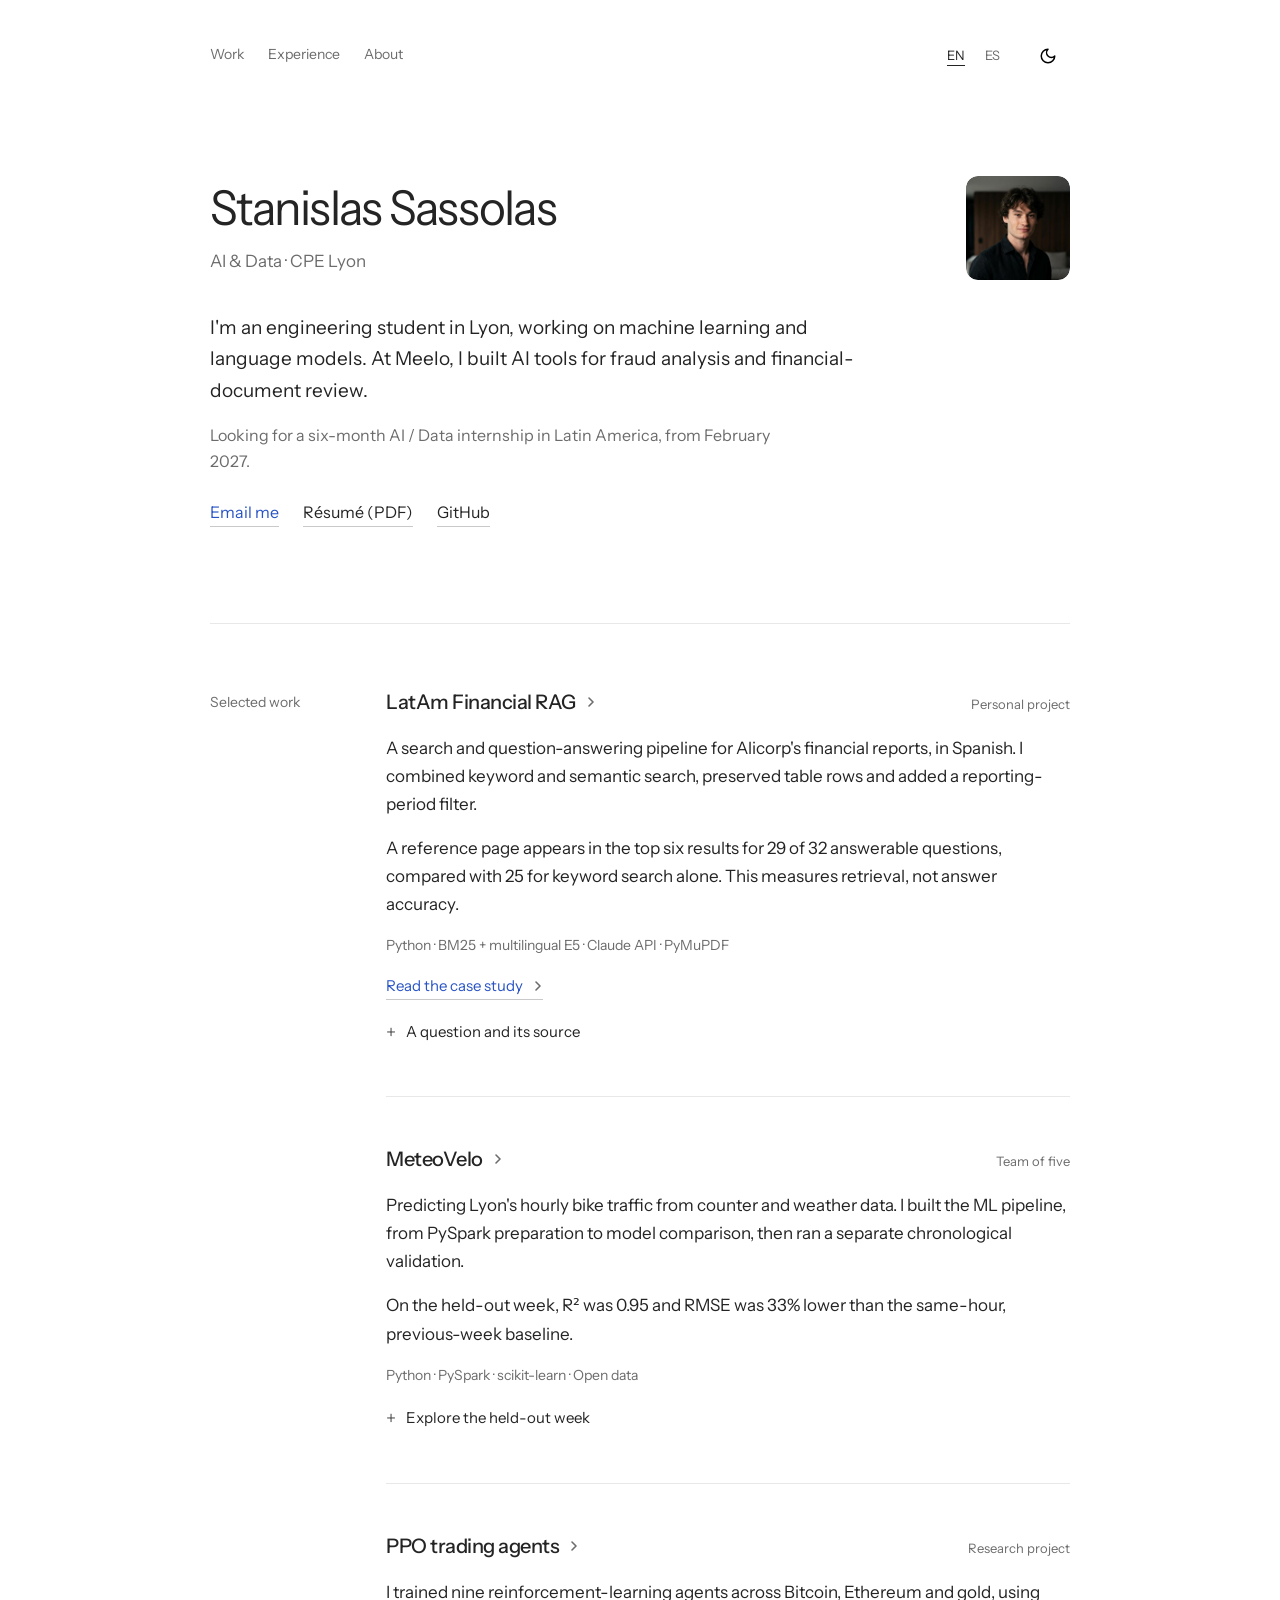
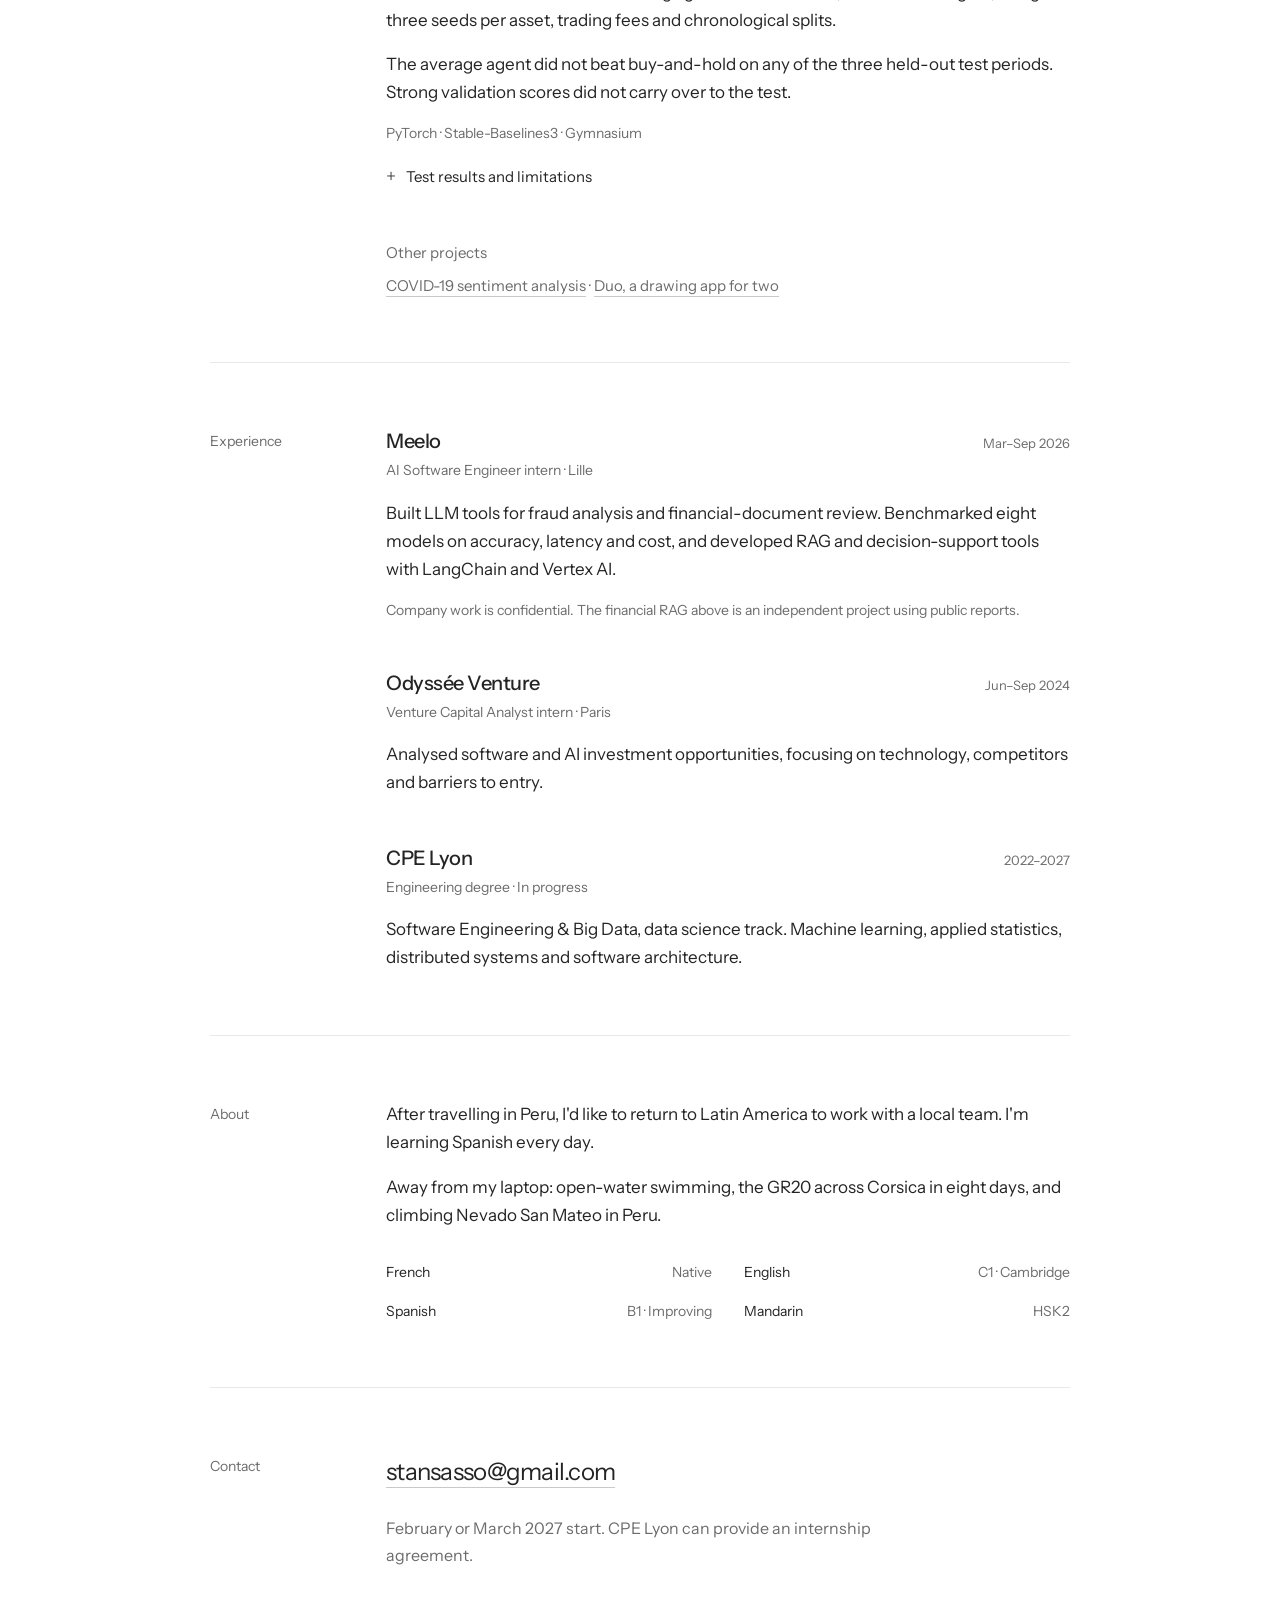
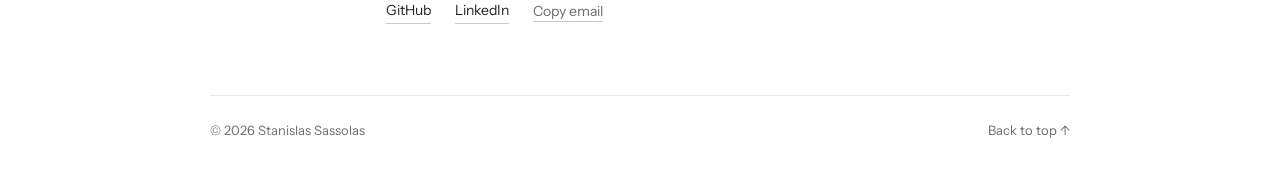
<file: index.html>
<!doctype html>
<html lang="en" data-type="service" data-kind="other" data-motion data-radius="soft">
<head>
  <meta charset="utf-8">
  <meta name="viewport" content="width=device-width, initial-scale=1">
  <title>Stanislas Sassolas — AI & Data</title>
  <meta name="description" content="AI & Data engineering student at CPE Lyon, previously at Meelo. Projects in financial RAG, machine learning and evaluation. Available for a six-month internship in Latin America from February 2027.">
  <meta name="page-type" content="service">
  <meta name="site-kind" content="other">
  <meta name="theme-color" content="#ffffff">
  <script>
    // Apply the incoming theme before the first paint, including local-file navigation.
    (() => {
      let theme = new URLSearchParams(location.search).get('theme');
      if (!['dark', 'light'].includes(theme)) {
        try { theme = localStorage.getItem('portfolio-theme'); } catch {}
      }
      document.documentElement.dataset.theme = theme === 'dark' ? 'dark' : 'light';
      document.querySelector('meta[name="theme-color"]').content = theme === 'dark' ? '#191919' : '#ffffff';
    })();
  </script>
  <meta property="og:title" content="Stanislas Sassolas — AI & Data">
  <meta property="og:description" content="Engineering student at CPE Lyon, previously at Meelo. Selected projects and experience. Looking for a six-month internship in Latin America from February 2027.">
  <meta property="og:type" content="website">
  <meta property="og:url" content="https://stanislas-sassolas.github.io/">
  <meta property="og:image" content="https://stanislas-sassolas.github.io/assets/portrait.jpg">
  <meta property="og:image:alt" content="Stanislas Sassolas">
  <meta name="twitter:card" content="summary">
  <link rel="canonical" href="https://stanislas-sassolas.github.io/">
  <link rel="icon" href="assets/favicon.svg" type="image/svg+xml">
  <link rel="preload" href="assets/fonts/InstrumentSans.ttf" as="font" type="font/ttf" crossorigin>
  <link rel="stylesheet" href="assets/vendor/modern-normalize.css">
  <link rel="stylesheet" href="assets/styles.css">
  <link rel="stylesheet" href="assets/vendor/taste-motion.css">
  <script src="assets/app.js" defer></script>
</head>
<body>
<!-- Taste Skill: service / other; split adapted to a compact personal portfolio. -->
<a class="skip-link" href="#main" data-i="skip">Skip to content</a>
<header class="site-header wrap">
  <nav aria-label="Main navigation">
    <a class="m-link m-link--bare" href="#work" data-i="nav.work">Work</a>
    <a class="m-link m-link--bare" href="#experience" data-i="nav.experience">Experience</a>
    <a class="m-link m-link--bare" href="#about" data-i="nav.about">About</a>
  </nav>
  <div class="preferences">
    <div class="language-switch" role="group" aria-label="Language">
      <button type="button" data-lang="en" aria-pressed="true" aria-label="English">EN</button>
      <button type="button" data-lang="es" aria-pressed="false" aria-label="Español">ES</button>
    </div>
    <button type="button" id="theme" class="icon-button btn" aria-label="Switch color theme" title="Switch color theme"><img class="icon" src="assets/icons/moon.svg" alt="" width="18" height="18"></button>
  </div>
</header>
<main id="main" class="wrap">
  <section class="intro" aria-labelledby="name">
    <div class="identity">
      <div><h1 id="name">Stanislas Sassolas</h1><p class="role" data-i="intro.role">AI & Data · CPE Lyon</p></div>
      <a class="portrait-link m-zoom" href="#about" aria-label="More about Stanislas"><img class="portrait" src="assets/portrait.jpg" alt="Stanislas Sassolas" width="104" height="104" data-source="Original portfolio" data-subject="Stanislas Sassolas"></a>
    </div>
    <div class="intro-copy">
      <p data-i="intro.bio">I'm an engineering student in Lyon, working on machine learning and language models. At Meelo, I built AI tools for fraud analysis and financial-document review.</p>
      <p class="availability" data-i="intro.available">Looking for a six-month AI / Data internship in Latin America, from February 2027.</p>
    </div>
    <div class="intro-links">
      <a class="m-link" href="mailto:stansasso@gmail.com" data-i="intro.email">Email me</a>
      <a class="m-link cv-link" href="cv/StanislasSassolas-CV-EN.pdf" target="_blank" rel="noopener" data-i="intro.cv">Résumé (PDF)</a>
      <a class="m-link" href="https://github.com/stanislas-sassolas" target="_blank" rel="noopener">GitHub</a>
    </div>
  </section>

  <section id="work" class="section-grid" aria-labelledby="work-heading">
    <h2 id="work-heading" class="section-label" data-i="work.title">Selected work</h2>
    <div class="section-content">
      <article class="project" id="rag">
        <div class="entry-heading"><h3><a class="m-link with-arrow m-link--bare" data-case-link href="projects/financial-rag.html"><span class="link-label">LatAm Financial RAG</span><svg class="m-arrow" viewBox="0 0 12 12" aria-hidden="true"><path class="m-arrow__stem" d="M1 6H12"/><path class="m-arrow__head" d="m5 2 4 4-4 4"/></svg></a></h3><span class="entry-type" data-i="rag.type">Personal project</span></div>
        <p data-i="rag.body">A search and question-answering pipeline for Alicorp's financial reports, in Spanish. I combined keyword and semantic search, preserved table rows and added a reporting-period filter.</p>
        <p data-i="rag.result">A reference page appears in the top six results for 29 of 32 answerable questions, compared with 25 for keyword search alone. This measures retrieval, not answer accuracy.</p>
        <p class="tools">Python · BM25 + multilingual E5 · Claude API · PyMuPDF</p>
        <p class="project-actions"><a class="m-link with-arrow" data-case-link href="projects/financial-rag.html"><span class="link-label" data-i="rag.case">Read the case study</span><svg class="m-arrow" viewBox="0 0 12 12" aria-hidden="true"><path class="m-arrow__stem" d="M1 6H12"/><path class="m-arrow__head" d="m5 2 4 4-4 4"/></svg></a></p>
        <details class="project-detail" id="rag-demo">
          <summary data-i="rag.detail">A question and its source</summary>
          <div class="detail-content">
            <label class="field-label" for="example-select" data-i="demo.choose">Example from the evaluation set</label>
            <select id="example-select" lang="es">
              <option value="0">Ventas netas · 3T24</option>
              <option value="1">EBITDA · 1T24</option>
              <option value="2">Margen EBITDA · 2T24</option>
            </select>
            <p id="demo-question" lang="es">¿Cuáles fueron las ventas netas consolidadas de Alicorp en el 3T24?</p>
            <p id="demo-answer" class="reference-answer" lang="es" aria-live="polite" aria-atomic="true">S/ 3,213.9 millones</p>
            <a id="original-pdf" class="m-link" href="https://www.alicorp.com.pe/media/investor_kit/Alicorp_Earnings_Report_3Q24_ES_VF.pdf#page=5" target="_blank" rel="noopener" data-i="demo.source">Original report · page 5 (PDF)</a>
            <p class="detail-note" data-i="demo.note">These are fixed, hand-annotated reference answers, not live AI responses. The evaluation covers one company, four reports and 36 questions, including four without an answer. Generated-answer quality has not yet been measured.</p>
            <p class="detail-note" data-i="rag.limit">The benchmark does not show a retrieval gain from preserving layout: plain-text parsing with a period filter reached 30/32. A reranker did not improve top-six retrieval and stays off by default.</p>
          </div>
        </details>
      </article>

      <article class="project" id="meteovelo">
        <div class="entry-heading"><h3><a class="m-link with-arrow m-link--bare" href="https://github.com/stanislas-sassolas/meteovelo-lyon" target="_blank" rel="noopener"><span class="link-label">MeteoVelo</span><svg class="m-arrow" viewBox="0 0 12 12" aria-hidden="true"><path class="m-arrow__stem" d="M1 6H12"/><path class="m-arrow__head" d="m5 2 4 4-4 4"/></svg></a></h3><span class="entry-type" data-i="velo.type">Team of five</span></div>
        <p data-i="velo.body">Predicting Lyon's hourly bike traffic from counter and weather data. I built the ML pipeline, from PySpark preparation to model comparison, then ran a separate chronological validation.</p>
        <p data-i="velo.result">On the held-out week, R² was 0.95 and RMSE was 33% lower than the same-hour, previous-week baseline.</p>
        <p class="tools">Python · PySpark · scikit-learn · Open data</p>
        <details class="project-detail">
          <summary data-i="velo.detail">Explore the held-out week</summary>
          <div class="detail-content">
            <p class="chart-heading" data-i="velo.period">23–29 April 2022 · bikes/hour</p><div class="chart-legend"><span class="actual-key" data-i="velo.actual">Actual</span><span class="predicted-key" data-i="velo.predicted">Predicted</span></div>
            <div id="velo-chart"><p data-i="velo.fallback">The chart shows 168 hours of observed and predicted city-wide traffic. Recorded results are also available in the project repository.</p></div>
            <label class="field-label" for="velo-hour" data-i="velo.hour">Hour of the week</label>
            <input id="velo-hour" type="range" min="0" max="167" value="60">
            <output id="velo-readout" for="velo-hour" aria-live="off"></output>
            <p class="detail-note" data-i="velo.limit">One month of data, April 2022, from 376 source counters. Predictions are city-wide hourly totals. Weather is observed, not forecast: this is not an operational forecasting system. Initial models use Spark MLlib; chronological validation uses scikit-learn.</p>
          </div>
        </details>
      </article>

      <article class="project" id="trading">
        <div class="entry-heading"><h3><a class="m-link with-arrow m-link--bare" href="https://github.com/stanislas-sassolas/rl-trading-agent" target="_blank" rel="noopener"><span class="link-label" data-i="rl.title">PPO trading agents</span><svg class="m-arrow" viewBox="0 0 12 12" aria-hidden="true"><path class="m-arrow__stem" d="M1 6H12"/><path class="m-arrow__head" d="m5 2 4 4-4 4"/></svg></a></h3><span class="entry-type" data-i="rl.type">Research project</span></div>
        <p data-i="rl.body">I trained nine reinforcement-learning agents across Bitcoin, Ethereum and gold, using three seeds per asset, trading fees and chronological splits.</p>
        <p data-i="rl.result">The average agent did not beat buy-and-hold on any of the three held-out test periods. Strong validation scores did not carry over to the test.</p>
        <p class="tools">PyTorch · Stable-Baselines3 · Gymnasium</p>
        <details class="project-detail">
          <summary data-i="rl.detail">Test results and limitations</summary>
          <div class="detail-content">
            <table class="result-table">
              <caption data-i="rl.caption">Test Sharpe ratio, after fees</caption>
              <thead><tr><th scope="col" data-i="rl.asset">Asset</th><th scope="col" data-i="rl.mean">Mean PPO</th><th scope="col" data-i="rl.baseline">Buy & hold</th></tr></thead>
              <tbody><tr><th scope="row">BTC</th><td>−0.02</td><td>0.14</td></tr><tr><th scope="row">ETH</th><td>0.81</td><td>0.88</td></tr><tr><th scope="row" data-i="rl.gold">Gold</th><td>1.33</td><td>1.97</td></tr></tbody>
            </table>
            <p class="detail-note" data-i="rl.limit">PPO values are means across three training seeds. Checkpoints were selected on validation; results vary between seeds and test windows differ by asset. Agents often learned to stay invested. No robust timing advantage was demonstrated.</p>
          </div>
        </details>
      </article>
      <div class="other-work"><p data-i="other.title">Other projects</p><a class="m-link" href="https://github.com/stanislas-sassolas/covid-tweet-sentiment" target="_blank" rel="noopener" data-i="other.nlp">COVID-19 sentiment analysis</a><span aria-hidden="true"> · </span><a class="m-link" href="https://github.com/stanislas-sassolas/duo" target="_blank" rel="noopener" data-i="other.duo">Duo, a drawing app for two</a></div>
    </div>
  </section>

  <section id="experience" class="section-grid" aria-labelledby="experience-heading">
    <h2 id="experience-heading" class="section-label" data-i="experience.title">Experience</h2>
    <div class="section-content">
      <article class="experience-entry">
        <div class="entry-heading"><h3>Meelo</h3><span class="entry-date" data-i="meelo.date">Mar–Sep 2026</span></div>
        <p class="job-role" data-i="meelo.role">AI Software Engineer intern · Lille</p>
        <p data-i="meelo.body">Built LLM tools for fraud analysis and financial-document review. Benchmarked eight models on accuracy, latency and cost, and developed RAG and decision-support tools with LangChain and Vertex AI.</p>
        <p class="detail-note" data-i="meelo.note">Company work is confidential. The financial RAG above is an independent project using public reports.</p>
      </article>
      <article class="experience-entry">
        <div class="entry-heading"><h3>Odyssée Venture</h3><span class="entry-date" data-i="vc.date">Jun–Sep 2024</span></div>
        <p class="job-role" data-i="vc.role">Venture Capital Analyst intern · Paris</p>
        <p data-i="vc.body">Analysed software and AI investment opportunities, focusing on technology, competitors and barriers to entry.</p>
      </article>
      <article class="experience-entry">
        <div class="entry-heading"><h3>CPE Lyon</h3><span class="entry-date">2022–2027</span></div>
        <p class="job-role" data-i="school.role">Engineering degree · In progress</p>
        <p data-i="school.body">Software Engineering & Big Data, data science track. Machine learning, applied statistics, distributed systems and software architecture.</p>
      </article>
    </div>
  </section>

  <section id="about" class="section-grid" aria-labelledby="about-heading">
    <h2 id="about-heading" class="section-label" data-i="about.title">About</h2>
    <div class="section-content">
      <p data-i="about.latam">After travelling in Peru, I'd like to return to Latin America to work with a local team. I'm learning Spanish every day.</p>
      <p data-i="about.outdoors">Away from my laptop: open-water swimming, the GR20 across Corsica in eight days, and climbing Nevado San Mateo in Peru.</p>
      <dl class="languages"><div><dt data-i="lang.fr">French</dt><dd data-i="lang.native">Native</dd></div><div><dt data-i="lang.en">English</dt><dd>C1 · Cambridge</dd></div><div><dt data-i="lang.es">Spanish</dt><dd data-i="lang.progress">B1 · Improving</dd></div><div><dt data-i="lang.zh">Mandarin</dt><dd>HSK2</dd></div></dl>
    </div>
  </section>

  <section id="contact" class="section-grid contact-section" aria-labelledby="contact-heading">
    <h2 id="contact-heading" class="section-label" data-i="contact.title">Contact</h2>
    <div class="section-content">
      <a class="email-link m-link" href="mailto:stansasso@gmail.com">stansasso@gmail.com</a>
      <p data-i="contact.body">February or March 2027 start. CPE Lyon can provide an internship agreement.</p>
      <div class="contact-links"><a class="m-link" href="https://github.com/stanislas-sassolas" target="_blank" rel="noopener">GitHub</a><a class="m-link" href="https://www.linkedin.com/in/stanislas-sassolas" target="_blank" rel="noopener">LinkedIn</a><button type="button" id="copy-email" class="text-button" data-i="contact.copy">Copy email</button><span id="copy-status" role="status"></span></div>
    </div>
  </section>
</main>
<footer class="site-footer wrap"><span>© <span id="year">2026</span> Stanislas Sassolas</span><a class="m-link m-link--bare" href="#name" data-i="footer.top">Back to top ↑</a></footer>
<!-- Embedded data start -->
<script id="embedded-evidence" type="application/json">{"schemaVersion":1,"velo":{"start":"2022-04-23T00","a":[5749,3647,2240,1904,1556,1132,1335,2127,5211,8461,10137,10802,9844,8265,8570,9607,9329,8158,5181,6216,5330,3748,3279,3485,2932,2134,1944,1964,1343,895,838,1176,3296,5588,8942,11555,11870,9046,10484,12962,13666,12202,10847,9060,4565,2863,2379,1838,1009,621,333,268,477,977,2954,10407,28146,12124,6336,6763,9958,9059,7744,7972,11872,23111,28466,19277,10203,5584,4427,2925,1646,782,437,419,579,1020,3913,14002,35478,15365,8104,7743,12578,11897,10540,11069,15629,28462,36668,25261,14003,7921,6936,5859,2774,1386,577,533,671,1098,3820,14101,34718,16496,9259,10162,14383,13451,13344,13668,18147,30418,37651,27382,15248,8612,7947,7038,3699,1909,835,757,725,1204,3855,13818,36403,17437,9219,10178,15013,13394,12978,13635,17906,31392,37306,28389,15720,9493,9376,8179,5058,3049,1274,1145,1066,1282,3400,11362,27963,15020,9318,11136,16190,13059,13463,14072,18864,27081,26493,16833,9262,6438,5750,5655],"p":[4958,2219,1599,1411,1282,1431,2607,4814,8748,7394,9840,10545,12185,12038,12084,12198,15114,15398,14031,13726,9766,5076,4405,3695,4381,2122,1422,1311,1172,1185,2107,2339,6178,6012,10291,11836,13048,11240,11534,13482,15175,16664,14076,12348,7924,6129,4674,3400,1808,1039,483,1165,-213,-180,1194,11270,31110,14136,7991,8976,12778,10755,10633,10397,15384,27960,32558,21943,11355,5205,6053,4882,2239,958,1151,912,768,1086,3049,16206,36256,16665,9392,10291,13610,12566,11571,12211,16089,30756,35779,25062,11652,7259,6681,5352,1614,1156,-315,839,911,1955,3009,15285,34240,16908,9167,9948,13866,13293,12273,12564,16248,29682,33369,25167,12568,7821,7000,6041,2972,1594,877,813,874,1090,3587,16452,36598,16613,9136,10048,14403,14002,13154,16944,18409,31954,34386,27350,15815,9788,9106,8450,4751,2179,1283,1020,1043,995,3238,13135,28768,17529,9218,11307,15257,14068,14385,14566,21395,27274,24326,17987,10276,6388,5614,5806],"r":[0,0,0,0,0,0,0,0,0,0.1,0.1,0.1,0.1,0.1,0,0.13,0,0.32,0.42,0.23,0.15,0,0,0,0,0,0,0,0,0,0,0,0,0,0,0,0,0,0,0,0,0,0.1,0.25,0.25,0.27,0.22,0.13,0.16,0.15,0.13,0.1,0,0,0,0,0,0,0,0,0,0.1,0.1,0.1,0,0,0,0.77,0.33,0.19,0.38,0.21,0.17,0.12,0,0,0,0,0,0,0,0,0,0,0,0,0,0,0,0,0,0,0,0,0,0,0,0,0,0,0,0,0,0,0,0,0,0,0,0,0,0,0,0,0,0,0,0,0,0,0,0,0,0,0,0,0,0,0,0,0,0,0,0,0,0,0,0,0,0,0,0,0,0,0,0,0,0,0,0,0,0,0,0,0,0,0,0,0,0,0,0,0.16,0.1,0,0,0]},"ragExamples":[{"id":"q01","question":"¿Cuáles fueron las ventas netas consolidadas de Alicorp en el 3T24?","answer":"S/ 3,213.9 millones","document":"alicorp_3Q24","page":5,"answerType":"gold_answer","label":"Annotated reference answer, not a live model response","sourceUrl":"https://www.alicorp.com.pe/media/investor_kit/Alicorp_Earnings_Report_3Q24_ES_VF.pdf#page=5","evaluationUrl":"https://github.com/stanislas-sassolas/latam-financial-rag/blob/main/data/eval/questions.jsonl","verifiedAgainst":"Local hand-annotated evaluation dataset. Source PDF URL taken from the repository download script; no verbatim PDF quotation included."},{"id":"q02","question":"¿Cuál fue el EBITDA consolidado de Alicorp en el primer trimestre de 2024?","answer":"S/ 305.2 millones","document":"alicorp_1Q24","page":5,"answerType":"gold_answer","label":"Annotated reference answer, not a live model response","sourceUrl":"https://www.alicorp.com.pe/media/investor_kit/Alicorp_Earnings_Report_1Q24_ES_VF.pdf#page=5","evaluationUrl":"https://github.com/stanislas-sassolas/latam-financial-rag/blob/main/data/eval/questions.jsonl","verifiedAgainst":"Local hand-annotated evaluation dataset. Source PDF URL taken from the repository download script; no verbatim PDF quotation included."},{"id":"q03","question":"¿Cuál fue el margen EBITDA consolidado en el 2T24?","answer":"12.7%","document":"alicorp_2Q24","page":5,"answerType":"gold_answer","label":"Annotated reference answer, not a live model response","sourceUrl":"https://www.alicorp.com.pe/media/investor_kit/Alicorp_Earnings_Report_2Q24_ES_VF.pdf#page=5","evaluationUrl":"https://github.com/stanislas-sassolas/latam-financial-rag/blob/main/data/eval/questions.jsonl","verifiedAgainst":"Local hand-annotated evaluation dataset. Source PDF URL taken from the repository download script; no verbatim PDF quotation included."}],"retrieval":{"bm25":25,"hybrid":29,"total":32,"metric":"hit@6","definition":"At least one gold page appears among the six retrieved chunks","annotatedQuestions":36,"unanswerableQuestions":4,"method":"Layout-aware parsing; hybrid BM25 + multilingual E5 with reciprocal rank fusion and period filtering; no reranker"},"sharpe":{"BTC":{"val":[2,1.76],"test":[-0.02,0.14]},"ETH":{"val":[0.99,0.91],"test":[0.81,0.88]},"GOLD":{"val":[3.22,2.52],"test":[1.33,1.97]}},"sharpeOrder":["PPO mean of 3 seeds","Buy & hold"],"provenance":{"velo":{"path":"stanislas-sassolas.github.io/index.html, const VELO","url":"https://github.com/stanislas-sassolas/stanislas-sassolas.github.io/blob/main/index.html","evaluationPath":"meteovelo-lyon/src/temporal_validation.py","evaluationUrl":"https://github.com/stanislas-sassolas/meteovelo-lyon/blob/main/src/temporal_validation.py"},"ragExamples":{"path":"latam-financial-rag/data/eval/questions.jsonl","url":"https://github.com/stanislas-sassolas/latam-financial-rag/blob/main/data/eval/questions.jsonl"},"retrieval":{"path":"latam-financial-rag/results/retrieval.md","url":"https://github.com/stanislas-sassolas/latam-financial-rag/blob/main/results/retrieval.md"},"sharpe":{"paths":["rl-trading-agent/results/BTC_val.md","rl-trading-agent/results/BTC_test.md","rl-trading-agent/results/ETH_val.md","rl-trading-agent/results/ETH_test.md","rl-trading-agent/results/GOLD_val.md","rl-trading-agent/results/GOLD_test.md"],"url":"https://github.com/stanislas-sassolas/rl-trading-agent/tree/main/results"}},"caveats":{"velo":["Series copied exactly from the existing portfolio, including rounded integer predictions and negative predictions; no data has been simulated or clipped.","Observed and predicted traffic each have 168 hourly points; the original rain series has only 167. Its last value must be treated as missing, not zero.","One month of observed weather and city-wide traffic, April 2022. Hold-out traffic series starts 23 April.","Chronological validation uses scikit-learn GradientBoostingRegressor; upstream notebooks use Spark MLlib."],"rag":["Examples are annotated reference answers from the evaluation file, not live model responses or quotations.","Retrieval score is not answer accuracy. End-to-end generated-answer evaluation has not been published.","The set has 36 hand-written questions, 32 answerable and 4 unanswerable, covering one company and four reports.","Small evaluation set annotated by one author; no independently held-out blind evaluation established.","Layout-aware + period filter hit@6 is 0.906; plain-text + period filter reaches 0.938, so the benchmark does not demonstrate a hit@6 improvement from layout-aware parsing."],"sharpe":["All Sharpe values are copied from the published result tables, rounded to two decimal places.","Validation was used for model selection; test is the held-out 2025 period.","Mean of three PPO training seeds, fees included. PPO does not outperform buy & hold on any of the three test periods.","Test windows differ by asset; this is a research experiment, not evidence of profitable live trading."]}}</script>
<script id="embedded-es" type="application/json">{"skip":"Saltar al contenido","nav.work":"Proyectos","nav.experience":"Experiencia","nav.about":"Sobre mí","intro.role":"IA y datos · CPE Lyon","intro.bio":"Soy estudiante de ingeniería en Lyon y trabajo con aprendizaje automático y modelos de lenguaje. En Meelo, desarrollé herramientas de IA para analizar el fraude y revisar documentos financieros.","intro.available":"Busco una pasantía de seis meses en IA o datos en América Latina, a partir de febrero de 2027.","intro.email":"Escríbeme","intro.cv":"CV (PDF)","work.title":"Proyectos","rag.type":"Proyecto personal","rag.body":"Un sistema de búsqueda y respuesta a preguntas en español sobre los reportes financieros de Alicorp. Combiné búsqueda por palabras clave y semántica, conservé las filas de las tablas y añadí un filtro por período.","rag.result":"En 29 de las 32 preguntas con respuesta, una página de referencia aparece entre los seis primeros resultados, frente a 25 usando solo palabras clave. Esto mide la recuperación de información, no la exactitud de las respuestas.","rag.case":"Leer el caso de estudio","rag.detail":"Una pregunta y su fuente","demo.choose":"Ejemplo del conjunto de evaluación","demo.source":"Reporte original · página 5 (PDF)","demo.note":"Son respuestas de referencia fijas, anotadas manualmente, no respuestas de IA generadas en directo. La evaluación abarca una empresa, cuatro reportes y 36 preguntas, incluidas cuatro sin respuesta. La calidad de las respuestas generadas aún no se ha medido.","rag.limit":"La prueba no demuestra una mejora en la recuperación al conservar el formato: el texto plano con filtro por período obtuvo 30/32. Un método de reordenamiento no mejoró los seis primeros resultados y permanece desactivado por defecto.","velo.type":"Equipo de cinco","velo.body":"Predicción del tráfico horario de bicicletas en Lyon a partir de contadores y datos meteorológicos. Desarrollé el pipeline de aprendizaje automático, desde la preparación con PySpark hasta la comparación de modelos, y después realicé una validación cronológica independiente.","velo.result":"En la semana reservada para la prueba, el R² fue de 0,95 y el RMSE fue un 33 % menor que el de la referencia de la misma hora de la semana anterior.","velo.detail":"Explorar la semana de prueba","velo.period":"23–29 de abril de 2022 · bicicletas/hora","velo.actual":"Real","velo.predicted":"Predicción","velo.fallback":"El gráfico muestra 168 horas de tráfico total observado y predicho en la ciudad. Los resultados registrados también están disponibles en el repositorio del proyecto.","velo.hour":"Hora de la semana","velo.limit":"Un mes de datos, abril de 2022, procedentes de 376 contadores. Las predicciones representan el total horario de la ciudad. Los datos meteorológicos son observados, no pronosticados: no es un sistema operativo de predicción. Los modelos iniciales usan Spark MLlib; la validación cronológica usa scikit-learn.","rl.title":"Agentes de trading PPO","rl.type":"Proyecto de investigación","rl.body":"Entrené nueve agentes de aprendizaje por refuerzo para Bitcoin, Ethereum y oro, con tres semillas por activo, comisiones y particiones cronológicas.","rl.result":"El agente medio no superó la estrategia de comprar y mantener en ninguno de los tres períodos de prueba. Los buenos resultados de validación no se mantuvieron en la prueba.","rl.detail":"Resultados y limitaciones","rl.caption":"Ratio de Sharpe en prueba, después de comisiones","rl.asset":"Activo","rl.mean":"PPO medio","rl.baseline":"Comprar y mantener","rl.gold":"Oro","rl.limit":"Los valores de PPO son medias de tres semillas de entrenamiento. Los puntos de entrenamiento se seleccionaron según la validación; los resultados varían entre semillas y los períodos de prueba difieren por activo. Los agentes tendían a mantener la inversión. No se demostró una ventaja robusta al elegir cuándo operar.","other.title":"Otros proyectos","other.nlp":"Análisis de sentimiento sobre la COVID-19","other.duo":"Duo, una app para dibujar en pareja","experience.title":"Experiencia","meelo.date":"Mar–sep 2026","meelo.role":"Pasante de ingeniería de software de IA · Lille","meelo.body":"Desarrollé herramientas con LLM para analizar el fraude y revisar documentos financieros. Comparé ocho modelos en exactitud, latencia y costo, y creé herramientas de RAG y apoyo a la toma de decisiones con LangChain y Vertex AI.","meelo.note":"El trabajo de la empresa es confidencial. El RAG financiero presentado arriba es un proyecto independiente basado en reportes públicos.","vc.date":"Jun–sep 2024","vc.role":"Pasante de análisis de capital de riesgo · París","vc.body":"Analicé oportunidades de inversión en software e IA, con atención a la tecnología, los competidores y las barreras de entrada.","school.role":"Título de ingeniería · En curso","school.body":"Ingeniería de software y Big Data, con especialización en ciencia de datos. Aprendizaje automático, estadística aplicada, sistemas distribuidos y arquitectura de software.","about.title":"Sobre mí","about.latam":"Después de viajar por Perú, me gustaría volver a América Latina para trabajar con un equipo local. Estudio español todos los días.","about.outdoors":"Lejos de la computadora: nadar en aguas abiertas, recorrer el GR20 de Córcega en ocho días y subir al Nevado San Mateo en Perú.","lang.fr":"Francés","lang.native":"Nativo","lang.en":"Inglés","lang.es":"Español","lang.progress":"B1 · En progreso","lang.zh":"Mandarín","contact.title":"Contacto","contact.body":"Puedo empezar en febrero o marzo de 2027. CPE Lyon puede proporcionar un convenio de prácticas.","contact.copy":"Copiar correo","footer.top":"Volver arriba ↑"}</script>
<!-- Embedded data end -->
</body>
</html>
</file>
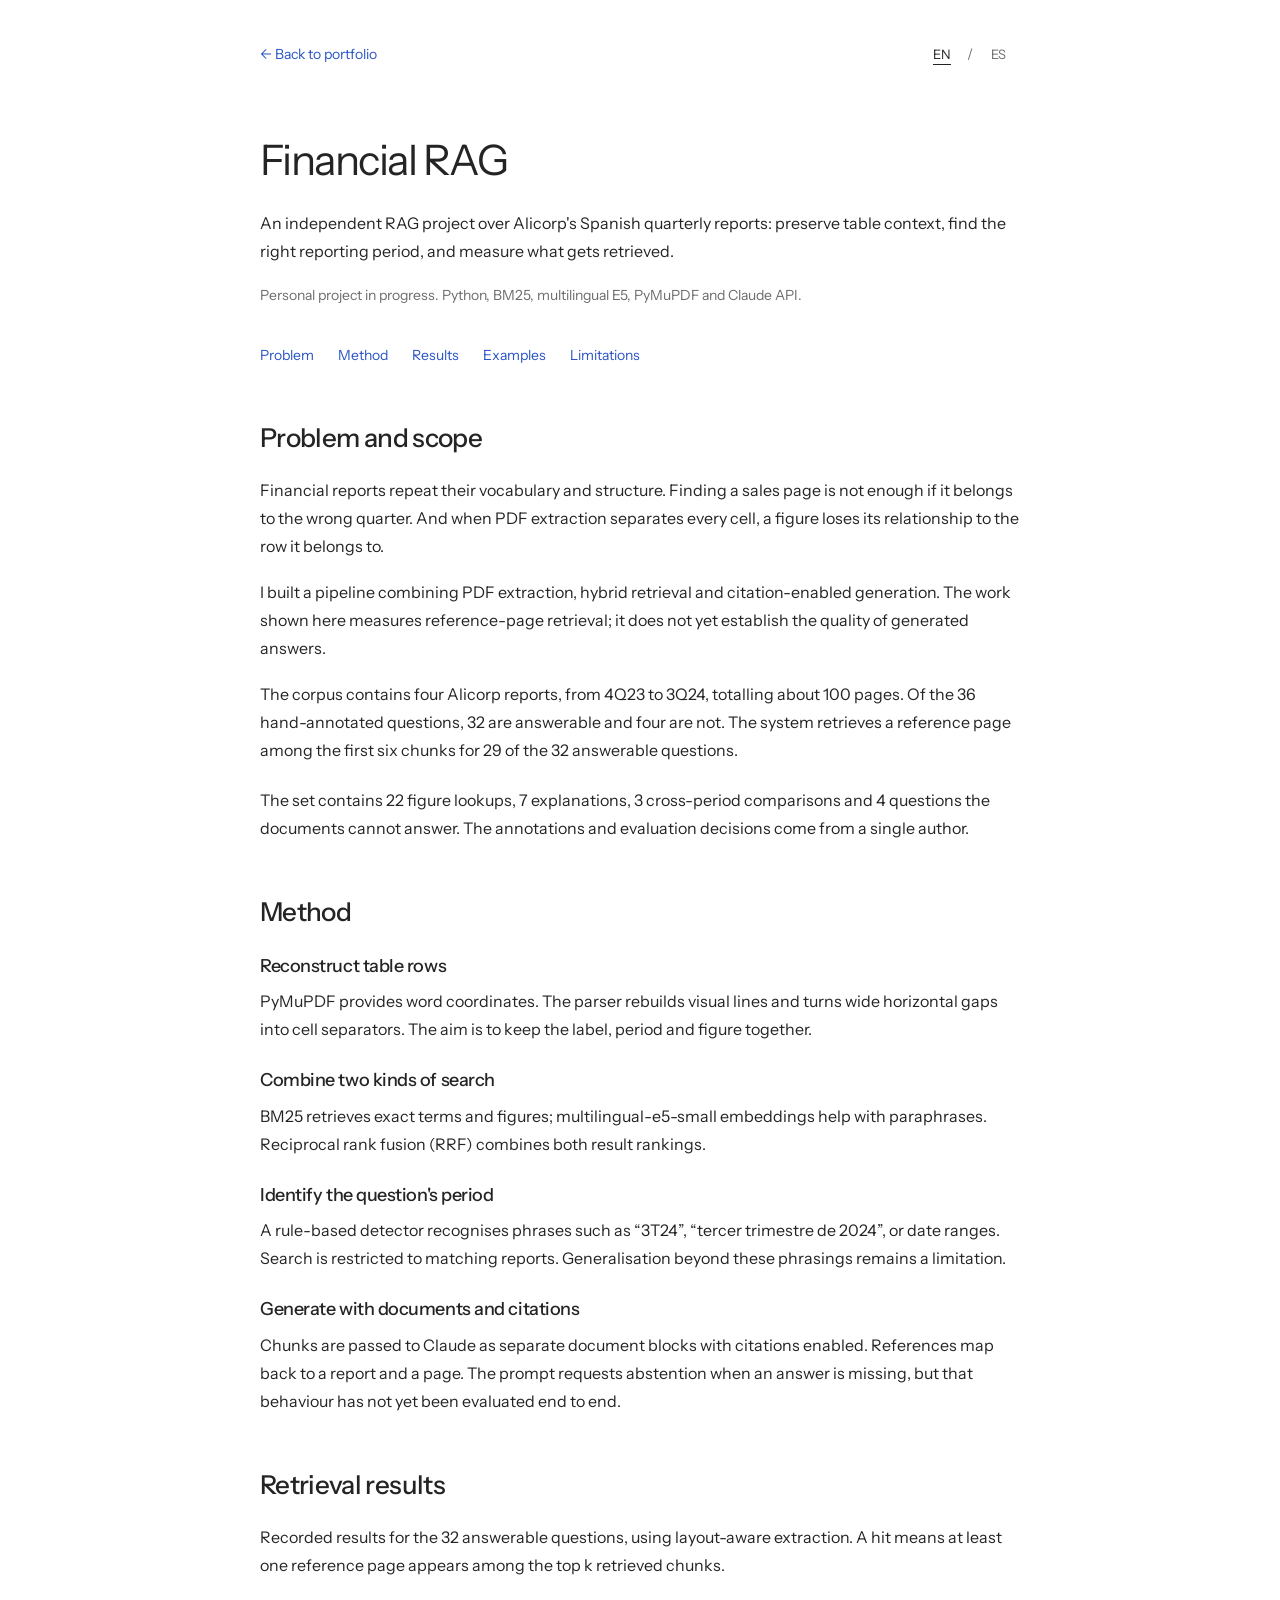
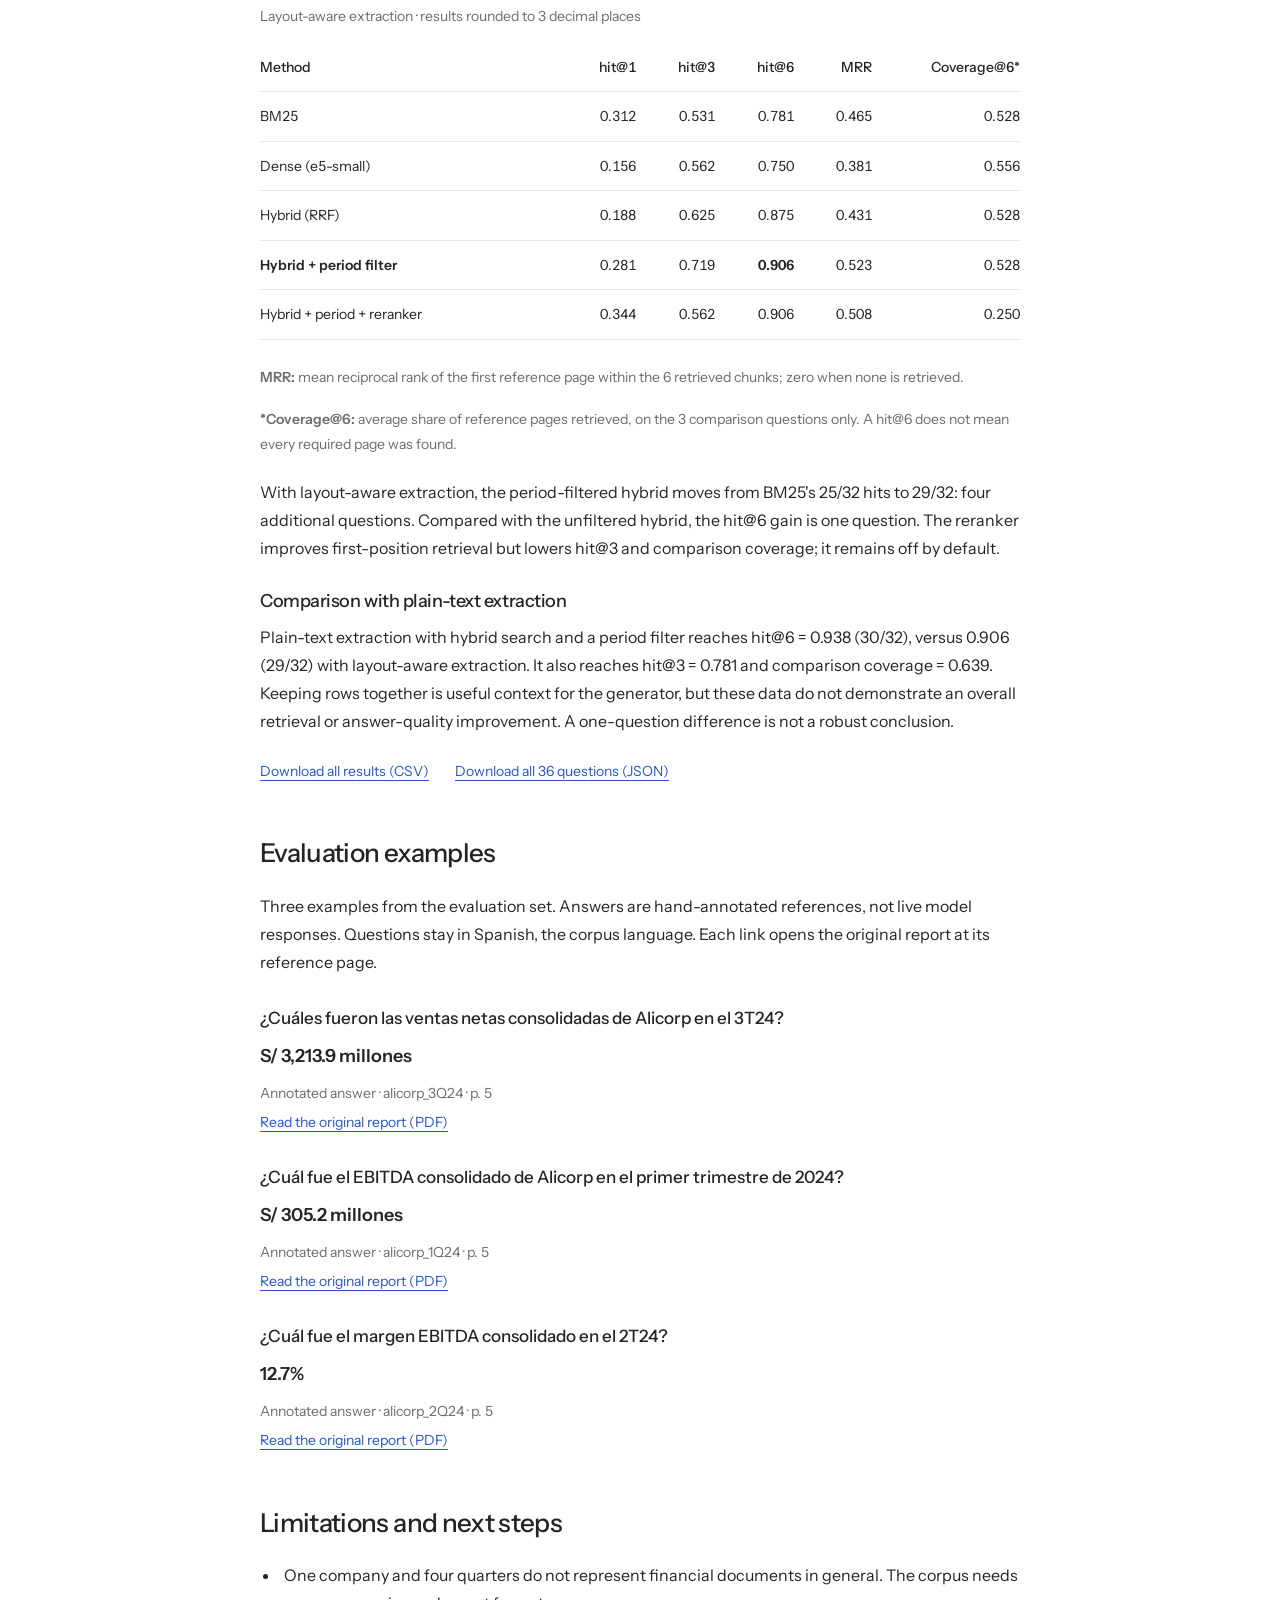
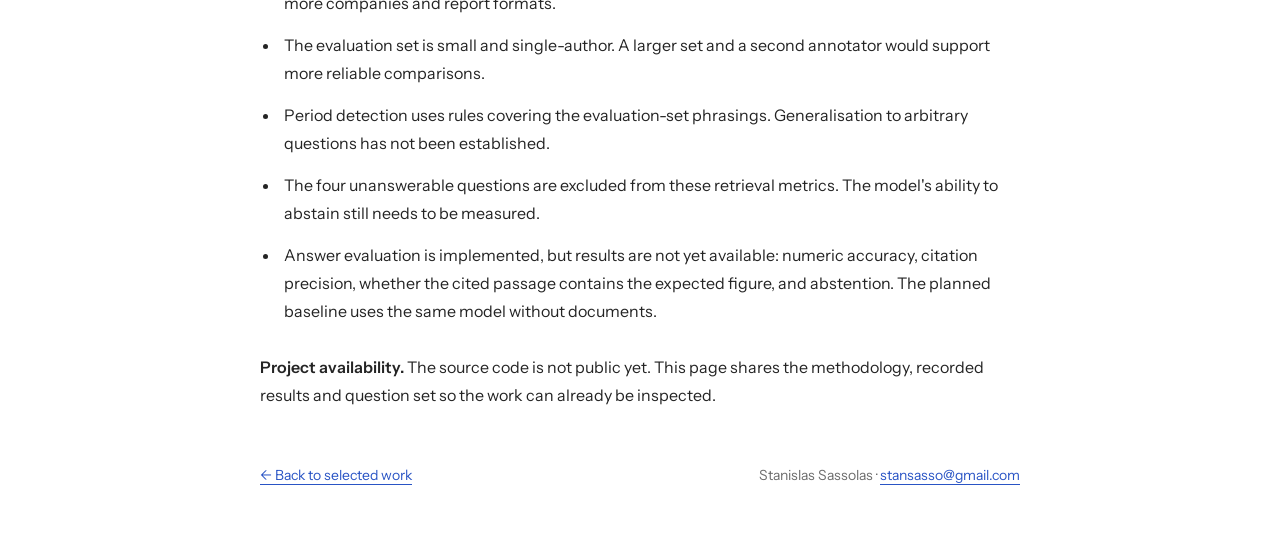
<file: projects/financial-rag.html>
<!doctype html>
<html lang="en">
<head>
  <meta charset="utf-8">
  <meta name="viewport" content="width=device-width, initial-scale=1">
  <title>Financial RAG — Stanislas Sassolas</title>
  <meta name="description" content="A case study in financial RAG: Spanish reports, hybrid retrieval, measured results and explicit limitations.">
  <meta name="theme-color" content="#ffffff">
  <script>
  (() => {
    const requestedTheme = new URLSearchParams(location.search).get('theme');
    let storedTheme = 'light';
    try { storedTheme = localStorage.getItem('portfolio-theme') || 'light'; } catch { /* URL preferences work without storage. */ }
    const theme = requestedTheme === 'dark' || requestedTheme === 'light' ? requestedTheme : storedTheme === 'dark' ? 'dark' : 'light';
    document.documentElement.dataset.theme = theme;
    document.querySelector('meta[name="theme-color"]').content = theme === 'dark' ? '#191919' : '#ffffff';
    if (requestedTheme === 'dark' || requestedTheme === 'light') {
      try { localStorage.setItem('portfolio-theme', theme); } catch { /* The page already has the requested theme. */ }
    }
  })();
  </script>
  <link rel="icon" href="../assets/favicon.svg" type="image/svg+xml">
  <link rel="stylesheet" href="../assets/vendor/modern-normalize.css">
  <style>
    @font-face{font-family:'Instrument Sans';src:url('../assets/fonts/InstrumentSans.ttf') format('truetype');font-style:normal;font-weight:400 700;font-display:swap}
    :root{--background:#fff;--text:#242424;--muted:#6c6c6c;--line:#e8e8e8;--link:#2954c5;color-scheme:light}
    :root[data-theme=dark]{--background:#191919;--text:#ededed;--muted:#a8a8a8;--line:#333;--link:#9bb5ff;color-scheme:dark}
    *{box-sizing:border-box}html{scroll-padding-top:32px}body{margin:0;background:var(--background);color:var(--text);font:400 16px/1.75 'Instrument Sans',Arial,sans-serif;-webkit-font-smoothing:antialiased}a{color:var(--link);text-underline-offset:4px;text-decoration-thickness:1px}a:hover{text-decoration:none}button{font:inherit;color:inherit;cursor:pointer}a,button{-webkit-tap-highlight-color:transparent}a:focus-visible,button:focus-visible,[tabindex]:focus-visible{outline:2px solid var(--link);outline-offset:5px}h1,h2,h3,p{margin:0}h1,h2,h3{line-height:1.25;font-weight:500;letter-spacing:-.025em}h1{font-size:42px;font-weight:400;letter-spacing:-.036em}h2{font-size:26px}h3{font-size:18px}strong{font-weight:600}.wrap{width:calc(100% - 48px);max-width:760px;margin-inline:auto}.skip{position:absolute;left:24px;top:-100px;padding:10px;background:var(--background);z-index:10}.skip:focus{top:10px}
    .case-nav{display:flex;align-items:center;justify-content:space-between;gap:20px;padding-top:32px;font-size:14px}.case-nav>a{text-decoration:none}.languages{display:flex;align-items:center;gap:3px}.languages button{border:0;background:none;padding:8px;min-width:44px;min-height:44px;color:var(--muted);font-size:13px}.languages button[aria-pressed=true]{color:var(--text);text-decoration:underline;text-underline-offset:5px}.languages>span{color:var(--muted)}
    .case-intro{padding-block:58px 28px}.case-intro h1{margin-bottom:22px}.case-lead{max-width:70ch}.case-meta{margin-top:18px;color:var(--muted);font-size:14px}.case-layout{padding-top:0}.case-toc{display:flex;flex-wrap:wrap;gap:8px 24px;margin:8px 0 54px;font-size:14px}.case-toc a{text-decoration:none}.case-content{min-width:0}.case-section{margin-bottom:54px;scroll-margin-top:32px}.case-section h2{margin-bottom:22px}.case-section h3{margin-bottom:10px}.case-section p+p{margin-top:18px}.case-summary{margin-block:22px}.case-steps{list-style:none;margin:0;padding:0}.case-steps li{margin:26px 0}.case-notice{margin-top:28px}.case-downloads{display:flex;flex-wrap:wrap;gap:10px 26px;margin-top:24px;font-size:14px}
    .table-scroll{overflow-x:auto;margin:25px 0;max-width:100%}.case-table{border-collapse:collapse;min-width:700px;width:100%;font-size:14px}.case-table caption{text-align:left;padding-bottom:14px;font-size:14px;color:var(--muted)}.case-table th,.case-table td{text-align:right;padding:12px 10px;border-bottom:1px solid var(--line);font-variant-numeric:tabular-nums}.case-table th:first-child{text-align:left;min-width:220px;padding-left:0}.case-table th:last-child,.case-table td:last-child{padding-right:0}.case-table thead th{font-weight:500}.case-table tbody th{font-weight:400}.case-table .selected-row th{font-weight:600}.metric-definitions{margin:22px 0}.metric-definitions p{font-size:14px;color:var(--muted)}
    .case-example{margin-top:30px}.case-example h3{font-size:17px;line-height:1.5;font-weight:500;letter-spacing:0}.case-example .reference-value{margin:8px 0;font-size:18px;font-weight:600}.example-source{font-size:14px;color:var(--muted)}.example-source span{display:block;margin-bottom:5px}.case-limits{padding-left:20px;margin:0}.case-limits li{padding-left:4px;margin:14px 0}.case-end{padding:0 0 50px;display:flex;justify-content:space-between;gap:25px;font-size:14px}.case-end>span{color:var(--muted)}
    @media(max-width:580px){.wrap{width:calc(100% - 40px)}.case-nav{padding-top:17px}.case-intro{padding-top:42px}h1{font-size:36px}h2{font-size:24px}.case-toc{gap:8px 20px;margin-bottom:42px}.case-section{margin-bottom:44px}.case-end{flex-direction:column;gap:16px}.case-downloads{flex-direction:column}}
    @media print{.case-nav,.case-toc,.case-downloads,.skip{display:none}.wrap{width:100%;max-width:none}.case-intro{padding-top:0}.table-scroll{overflow:visible}.case-table{min-width:0;font-size:11px}.case-section{break-inside:avoid}body{color:#000;background:#fff}}
  </style>
</head>
<body>
<a class="skip" href="#main" data-es="Saltar al contenido">Skip to content</a>
<header class="header"><div class="case-nav wrap"><a href="../index.html#rag" data-portfolio-link data-es="← Volver al portfolio">← Back to portfolio</a><div class="languages" role="group" aria-label="Language / Idioma"><button type="button" data-lang="en" aria-pressed="true" aria-label="English">EN</button><span aria-hidden="true">/</span><button type="button" data-lang="es" aria-pressed="false" aria-label="Español">ES</button></div></div></header>
<main id="main" class="wrap">
  <section class="case-intro" aria-labelledby="case-title">
    <h1 id="case-title" data-es="RAG financiero">Financial RAG</h1>
    <p class="case-lead" data-es="Un proyecto independiente de RAG sobre reportes trimestrales de Alicorp en español: conservar el contexto de las tablas, encontrar el período correcto y medir qué información se recupera.">An independent RAG project over Alicorp's Spanish quarterly reports: preserve table context, find the right reporting period, and measure what gets retrieved.</p>
    <p class="case-meta" data-es="Proyecto personal en desarrollo. Python, BM25, E5 multilingüe, PyMuPDF y Claude API.">Personal project in progress. Python, BM25, multilingual E5, PyMuPDF and Claude API.</p>
  </section>
  <div class="case-layout">
    <nav class="case-toc" aria-label="Case study / Caso de estudio"><a href="#overview" data-es="Problema">Problem</a><a href="#method" data-es="Método">Method</a><a href="#results" data-es="Resultados">Results</a><a href="#examples" data-es="Ejemplos">Examples</a><a href="#limits" data-es="Limitaciones">Limitations</a></nav>
    <div class="case-content">
      <section class="case-section" id="overview" aria-labelledby="overview-title">
        <h2 id="overview-title" data-es="Problema y alcance">Problem and scope</h2>
        <p data-es="Los reportes financieros repiten vocabulario y estructura. Recuperar una página sobre ventas no basta si corresponde al trimestre equivocado. Y si la extracción del PDF separa cada celda, se pierde la relación entre una cifra y su concepto.">Financial reports repeat their vocabulary and structure. Finding a sales page is not enough if it belongs to the wrong quarter. And when PDF extraction separates every cell, a figure loses its relationship to the row it belongs to.</p>
        <p data-es="Desarrollé un pipeline que combina extracción de PDF, recuperación híbrida y generación con citas. El trabajo presentado aquí mide la recuperación de páginas de referencia; todavía no demuestra la calidad de las respuestas generadas.">I built a pipeline combining PDF extraction, hybrid retrieval and citation-enabled generation. The work shown here measures reference-page retrieval; it does not yet establish the quality of generated answers.</p>
        <p class="case-summary" data-es="El corpus contiene cuatro reportes de Alicorp, del 4T23 al 3T24, unas 100 páginas en total. De las 36 preguntas anotadas a mano, 32 tienen respuesta y cuatro no. El sistema recupera una página de referencia entre los seis primeros fragmentos en 29 de las 32 preguntas con respuesta.">The corpus contains four Alicorp reports, from 4Q23 to 3Q24, totalling about 100 pages. Of the 36 hand-annotated questions, 32 are answerable and four are not. The system retrieves a reference page among the first six chunks for 29 of the 32 answerable questions.</p>
        <p data-es="El conjunto incluye 22 consultas de cifras, 7 explicaciones, 3 comparaciones entre períodos y 4 preguntas que los documentos no permiten responder. Las anotaciones y las decisiones de evaluación son de un único autor.">The set contains 22 figure lookups, 7 explanations, 3 cross-period comparisons and 4 questions the documents cannot answer. The annotations and evaluation decisions come from a single author.</p>
      </section>
      <section class="case-section" id="method" aria-labelledby="method-title">
        <h2 id="method-title" data-es="Método">Method</h2>
        <ol class="case-steps">
          <li><div><h3 data-es="Reconstruir las filas de las tablas">Reconstruct table rows</h3><p data-es="PyMuPDF proporciona las coordenadas de las palabras. El parser reconstruye líneas visuales y convierte los espacios horizontales amplios en separadores de celdas. El objetivo es mantener juntos el concepto, el período y la cifra.">PyMuPDF provides word coordinates. The parser rebuilds visual lines and turns wide horizontal gaps into cell separators. The aim is to keep the label, period and figure together.</p></div></li>
          <li><div><h3 data-es="Combinar dos formas de búsqueda">Combine two kinds of search</h3><p data-es="BM25 recupera términos y cifras exactos; los embeddings multilingual-e5-small ayudan con las paráfrasis. Reciprocal rank fusion (RRF) combina ambas listas de resultados.">BM25 retrieves exact terms and figures; multilingual-e5-small embeddings help with paraphrases. Reciprocal rank fusion (RRF) combines both result rankings.</p></div></li>
          <li><div><h3 data-es="Identificar el período de la pregunta">Identify the question's period</h3><p data-es="Un detector basado en reglas reconoce expresiones como «3T24», «tercer trimestre de 2024» o rangos de fechas. El sistema restringe la búsqueda a los reportes correspondientes. Su capacidad de generalización sigue siendo una limitación.">A rule-based detector recognises phrases such as “3T24”, “tercer trimestre de 2024”, or date ranges. Search is restricted to matching reports. Generalisation beyond these phrasings remains a limitation.</p></div></li>
          <li><div><h3 data-es="Generar con documentos y citas">Generate with documents and citations</h3><p data-es="Los fragmentos se envían a Claude como bloques de documento separados, con citas habilitadas. Las referencias se vinculan al reporte y a la página. El prompt pide abstenerse si no existe respuesta, pero ese comportamiento aún no se ha evaluado de extremo a extremo.">Chunks are passed to Claude as separate document blocks with citations enabled. References map back to a report and a page. The prompt requests abstention when an answer is missing, but that behaviour has not yet been evaluated end to end.</p></div></li>
        </ol>
      </section>
      <section class="case-section" id="results" aria-labelledby="results-title">
        <h2 id="results-title" data-es="Resultados de recuperación">Retrieval results</h2>
        <p data-es="Resultados registrados para las 32 preguntas con respuesta, usando extracción que conserva la disposición de las tablas. Un acierto significa que al menos una página de referencia aparece entre los k primeros fragmentos recuperados.">Recorded results for the 32 answerable questions, using layout-aware extraction. A hit means at least one reference page appears among the top k retrieved chunks.</p>
        <div class="table-scroll" role="region" tabindex="0" aria-label="Retrieval metrics / Métricas de recuperación">
          <table class="case-table"><caption data-es="Extracción con disposición visual · resultados redondeados a 3 decimales">Layout-aware extraction · results rounded to 3 decimal places</caption><thead><tr><th scope="col" data-es="Método">Method</th><th scope="col">hit@1</th><th scope="col">hit@3</th><th scope="col">hit@6</th><th scope="col">MRR</th><th scope="col" data-es="Cobertura@6*">Coverage@6*</th></tr></thead><tbody>
            <tr><th scope="row">BM25</th><td>0.312</td><td>0.531</td><td>0.781</td><td>0.465</td><td>0.528</td></tr>
            <tr><th scope="row" data-es="Denso (e5-small)">Dense (e5-small)</th><td>0.156</td><td>0.562</td><td>0.750</td><td>0.381</td><td>0.556</td></tr>
            <tr><th scope="row" data-es="Híbrido (RRF)">Hybrid (RRF)</th><td>0.188</td><td>0.625</td><td>0.875</td><td>0.431</td><td>0.528</td></tr>
            <tr class="selected-row"><th scope="row" data-es="Híbrido + filtro de período">Hybrid + period filter</th><td>0.281</td><td>0.719</td><td><strong>0.906</strong></td><td>0.523</td><td>0.528</td></tr>
            <tr><th scope="row" data-es="Híbrido + período + reranker">Hybrid + period + reranker</th><td>0.344</td><td>0.562</td><td>0.906</td><td>0.508</td><td>0.250</td></tr>
          </tbody></table>
        </div>
        <div class="metric-definitions"><p data-es="&lt;strong&gt;MRR:&lt;/strong&gt; media del inverso del rango de la primera página de referencia, dentro de los 6 fragmentos recuperados; 0 si no aparece ninguna."><strong>MRR:</strong> mean reciprocal rank of the first reference page within the 6 retrieved chunks; zero when none is retrieved.</p><p data-es="&lt;strong&gt;*Cobertura@6:&lt;/strong&gt; proporción media de páginas de referencia recuperadas, solo en las 3 preguntas de comparación. Un acierto en hit@6 no implica haber recuperado todas las páginas necesarias."><strong>*Coverage@6:</strong> average share of reference pages retrieved, on the 3 comparison questions only. A hit@6 does not mean every required page was found.</p></div>
        <p data-es="Con extracción visual, el híbrido con filtro de período pasa de 25/32 aciertos con BM25 a 29/32: cuatro preguntas adicionales. Frente al híbrido sin filtro, la mejora en hit@6 es de una pregunta. El reranker mejora la primera posición, pero reduce hit@3 y la cobertura de las comparaciones; permanece desactivado por defecto.">With layout-aware extraction, the period-filtered hybrid moves from BM25's 25/32 hits to 29/32: four additional questions. Compared with the unfiltered hybrid, the hit@6 gain is one question. The reranker improves first-position retrieval but lowers hit@3 and comparison coverage; it remains off by default.</p>
        <div class="case-notice"><h3 data-es="Comparación con la extracción de texto plano">Comparison with plain-text extraction</h3><p data-es="La variante de texto plano con búsqueda híbrida y filtro de período alcanza hit@6 = 0.938 (30/32), frente a 0.906 (29/32) con extracción visual. También obtiene hit@3 = 0.781 y cobertura de comparaciones = 0.639. Conservar las filas tiene sentido para el contexto enviado al generador, pero estos datos no demuestran una mejora global de la recuperación ni de la calidad de respuesta. Una diferencia de una pregunta no es una conclusión robusta.">Plain-text extraction with hybrid search and a period filter reaches hit@6 = 0.938 (30/32), versus 0.906 (29/32) with layout-aware extraction. It also reaches hit@3 = 0.781 and comparison coverage = 0.639. Keeping rows together is useful context for the generator, but these data do not demonstrate an overall retrieval or answer-quality improvement. A one-question difference is not a robust conclusion.</p></div>
        <div class="case-downloads"><a class="download-link" href="../assets/rag-retrieval.csv" download data-es="Descargar resultados completos (CSV)">Download all results (CSV)</a><a class="download-link" href="../assets/rag-evaluation.json" download data-es="Descargar las 36 preguntas (JSON)">Download all 36 questions (JSON)</a></div>
      </section>
      <section class="case-section" id="examples" aria-labelledby="examples-title">
        <h2 id="examples-title" data-es="Ejemplos del conjunto de evaluación">Evaluation examples</h2>
        <p data-es="Tres ejemplos del conjunto de evaluación. Las respuestas son referencias anotadas manualmente, no respuestas generadas en directo. Las preguntas se mantienen en español, el idioma del corpus. Cada enlace abre el reporte original en la página de referencia.">Three examples from the evaluation set. Answers are hand-annotated references, not live model responses. Questions stay in Spanish, the corpus language. Each link opens the original report at its reference page.</p>
        <article class="case-example"><h3 lang="es">¿Cuáles fueron las ventas netas consolidadas de Alicorp en el 3T24?</h3><p class="reference-value" lang="es">S/ 3,213.9 millones</p><div class="example-source"><span data-es="Respuesta anotada · alicorp_3Q24 · p. 5">Annotated answer · alicorp_3Q24 · p. 5</span><a href="https://www.alicorp.com.pe/media/investor_kit/Alicorp_Earnings_Report_3Q24_ES_VF.pdf#page=5" target="_blank" rel="noopener" data-es="Consultar el reporte original (PDF)">Read the original report (PDF)</a></div></article>
        <article class="case-example"><h3 lang="es">¿Cuál fue el EBITDA consolidado de Alicorp en el primer trimestre de 2024?</h3><p class="reference-value" lang="es">S/ 305.2 millones</p><div class="example-source"><span data-es="Respuesta anotada · alicorp_1Q24 · p. 5">Annotated answer · alicorp_1Q24 · p. 5</span><a href="https://www.alicorp.com.pe/media/investor_kit/Alicorp_Earnings_Report_1Q24_ES_VF.pdf#page=5" target="_blank" rel="noopener" data-es="Consultar el reporte original (PDF)">Read the original report (PDF)</a></div></article>
        <article class="case-example"><h3 lang="es">¿Cuál fue el margen EBITDA consolidado en el 2T24?</h3><p class="reference-value">12.7%</p><div class="example-source"><span data-es="Respuesta anotada · alicorp_2Q24 · p. 5">Annotated answer · alicorp_2Q24 · p. 5</span><a href="https://www.alicorp.com.pe/media/investor_kit/Alicorp_Earnings_Report_2Q24_ES_VF.pdf#page=5" target="_blank" rel="noopener" data-es="Consultar el reporte original (PDF)">Read the original report (PDF)</a></div></article>
      </section>
      <section class="case-section" id="limits" aria-labelledby="limits-title">
        <h2 id="limits-title" data-es="Limitaciones y próximos pasos">Limitations and next steps</h2>
        <ul class="case-limits"><li data-es="Una empresa y cuatro trimestres no representan toda la documentación financiera. Hay que ampliar el corpus a otras empresas y formatos.">One company and four quarters do not represent financial documents in general. The corpus needs more companies and report formats.</li><li data-es="El conjunto es pequeño y fue redactado por una sola persona. Ampliarlo y contar con un segundo anotador permitiría comparaciones más fiables.">The evaluation set is small and single-author. A larger set and a second annotator would support more reliable comparisons.</li><li data-es="La detección de períodos se basa en reglas que cubren las formulaciones del conjunto de evaluación. No se ha demostrado su generalización a preguntas arbitrarias.">Period detection uses rules covering the evaluation-set phrasings. Generalisation to arbitrary questions has not been established.</li><li data-es="Las cuatro preguntas sin respuesta se excluyen de estas métricas de recuperación. La capacidad del modelo para abstenerse aún debe medirse.">The four unanswerable questions are excluded from these retrieval metrics. The model's ability to abstain still needs to be measured.</li><li data-es="La evaluación de respuestas está implementada, pero aún no hay resultados: exactitud numérica, precisión de las citas, presencia de la cifra en el pasaje citado y abstención. Se prevé comparar con el mismo modelo sin documentos.">Answer evaluation is implemented, but results are not yet available: numeric accuracy, citation precision, whether the cited passage contains the expected figure, and abstention. The planned baseline uses the same model without documents.</li></ul>
        <div class="case-notice"><p data-es="&lt;strong&gt;Disponibilidad del proyecto.&lt;/strong&gt; El código fuente todavía no es público. Esta página comparte la metodología, los resultados registrados y el conjunto de preguntas para que el trabajo pueda examinarse desde ahora."><strong>Project availability.</strong> The source code is not public yet. This page shares the methodology, recorded results and question set so the work can already be inspected.</p></div>
      </section>
    </div>
  </div>
  <footer class="case-end"><a href="../index.html#work" data-portfolio-link data-es="← Volver a los proyectos">← Back to selected work</a><span>Stanislas Sassolas · <a href="mailto:stansasso@gmail.com">stansasso@gmail.com</a></span></footer>
</main>
<script>
(() => {
  'use strict';
  const elements = [...document.querySelectorAll('[data-es]')];
  const english = new Map(elements.map(element => [element, element.innerHTML]));
  const buttons = [...document.querySelectorAll('[data-lang]')];
  function setLanguage(language) {
    const lang = language === 'es' ? 'es' : 'en';
    document.documentElement.lang = lang;
    elements.forEach(element => { element.innerHTML = lang === 'es' ? element.dataset.es : english.get(element); });
    buttons.forEach(button => button.setAttribute('aria-pressed', String(button.dataset.lang === lang)));
    document.title = lang === 'es' ? 'RAG financiero — Stanislas Sassolas' : 'Financial RAG — Stanislas Sassolas';
    document.querySelector('meta[name="description"]').content = lang === 'es' ? 'Caso de estudio de RAG financiero: reportes en español, recuperación híbrida, resultados medidos y límites explícitos.' : 'A case study in financial RAG: Spanish reports, hybrid retrieval, measured results and explicit limitations.';
    document.querySelectorAll('[data-portfolio-link]').forEach(link => {
      const target = new URL(link.href, location.href);
      target.searchParams.set('theme', document.documentElement.dataset.theme === 'dark' ? 'dark' : 'light');
      target.searchParams.set('lang', lang);
      link.href = target.href;
    });
    try {
      const current = new URL(location.href);
      if (current.searchParams.has('lang')) {
        current.searchParams.set('lang', lang);
        history.replaceState(history.state, '', current.href);
      }
    } catch { /* Navigation still carries the selected language when history is unavailable. */ }
    try { localStorage.setItem('portfolio-language', lang); } catch { /* Language remains usable without storage. */ }
  }
  buttons.forEach(button => button.addEventListener('click', () => setLanguage(button.dataset.lang)));
  let storedLanguage = 'en';
  try { storedLanguage = localStorage.getItem('portfolio-language') || 'en'; } catch { /* Default to English. */ }
  const requestedLanguage = new URLSearchParams(location.search).get('lang');
  setLanguage(requestedLanguage === 'en' || requestedLanguage === 'es' ? requestedLanguage : storedLanguage);
})();
</script>
</body>
</html>
</file>
<file: assets/styles.css>
@font-face{font-family:"Instrument Sans";src:url("fonts/InstrumentSans.ttf") format("truetype");font-weight:400 700;font-stretch:75% 100%;font-display:swap}
:root{
/* Generated by Taste's start.mjs brand, unchanged. */
--p-bg:#ffffff;--p-surface:#f7f7f7;--p-ink:#242424;--p-muted:#6c6c6c;
--p-accent:#2954c5;--p-accent-ink:#ffffff;--p-action:#2954c5;--p-action-ink:#ffffff;
--p-inv-bg:#242424;--p-inv-surface:#313131;--p-inv-ink:#ffffff;--p-inv-muted:#a4a4a4;
--p-inv-accent:#ffffff;--p-inv-accent-ink:#242424;--p-inv-action:#ffffff;--p-inv-action-ink:#242424;
--font-display:"Instrument Sans",system-ui,sans-serif;--font-text:"Instrument Sans",system-ui,sans-serif;
--display-weight:400;--display-tracking:-.028em;--display-tracking-xl:-.036em;--display-stretch:96%;--ly-scale:1.04;
--bg:var(--p-bg);--surface:var(--p-surface);--ink:var(--p-ink);--muted:var(--p-muted);--accent:var(--p-accent);--action:var(--p-action);
--line:#e8e8e8;--line-strong:#c9c9c9;--chart-actual:#2954c5;--chart-predicted:#747474;
--s-1:4px;--s-2:8px;--s-3:12px;--s-4:16px;--s-5:24px;--s-6:32px;--s-7:48px;--s-8:64px;--s-9:96px;
}
:root[data-theme="dark"]{--bg:#191919;--surface:#222;--ink:#ededed;--muted:#a8a8a8;--accent:#9db8ff;--action:#9db8ff;--line:#333;--line-strong:#656565;--chart-actual:#9db8ff;--chart-predicted:#b8b8b8;color-scheme:dark}
*{box-sizing:border-box}html{scroll-behavior:auto;scroll-padding-top:32px}body{margin:0;background:var(--bg);color:var(--ink);font-family:var(--font-text);font-size:17px;line-height:1.65;-webkit-font-smoothing:antialiased}
::selection{background:#dce6ff;color:#242424}a{color:inherit;text-decoration:none}button,input,select{font:inherit}button{color:inherit;cursor:pointer}a:focus-visible,button:focus-visible,summary:focus-visible,input:focus-visible,select:focus-visible{outline:2px solid var(--accent);outline-offset:4px}p,h1,h2,h3,figure,dl{margin:0}p+p{margin-top:var(--s-4)}strong{font-weight:500}img{display:block;max-width:100%}.wrap{width:calc(100% - 96px);max-width:860px;margin-inline:auto}
.site-header{display:flex;align-items:center;justify-content:space-between;padding-top:var(--s-6);min-height:80px;font-size:14px}.site-header nav{display:flex;gap:var(--s-5);align-items:center}.site-header nav a{color:var(--muted);min-height:44px;display:inline-flex;align-items:center}.site-header nav a:hover{color:var(--ink)}.preferences{display:flex;align-items:center;gap:var(--s-4)}.language-switch{display:flex;gap:0}.language-switch button{padding:0 var(--s-2);border:0;background:transparent;color:var(--muted);font-size:13px;min-height:44px;min-width:36px}.language-switch button[aria-pressed="true"]{color:var(--ink);text-decoration:underline;text-underline-offset:5px}.icon-button{border:0;background:transparent;display:grid;place-items:center;width:44px;height:44px;padding:0;border-radius:4px}.icon-button:hover{background:var(--surface)}[data-theme="dark"] .icon-button img{filter:invert(1)}.skip-link{position:absolute;width:1px;height:1px;overflow:hidden;clip-path:inset(50%)}.skip-link:focus{position:fixed;top:8px;left:8px;width:auto;height:auto;clip-path:none;padding:8px 16px;background:var(--bg);z-index:10}
.intro{padding:var(--s-9) 0}.identity{display:flex;align-items:center;justify-content:space-between;gap:var(--s-6)}h1{font-family:var(--font-display);font-size:48px;line-height:1.12;letter-spacing:var(--display-tracking-xl);font-weight:var(--display-weight);font-stretch:var(--display-stretch)}.role{color:var(--muted);font-size:17px;margin-top:var(--s-3)}.portrait{width:104px;height:104px;object-fit:cover;border-radius:12px;flex:none}.intro-copy{max-width:660px;margin-top:var(--s-6)}.intro-copy>p:first-child{font-size:19px;line-height:1.65}.availability{color:var(--muted);font-size:16px;max-width:600px}.intro-links{display:flex;gap:var(--s-5);margin-top:var(--s-5);font-size:16px}.intro-links a:first-child{color:var(--accent)}.m-link span{display:inline-block;margin-left:3px;font-size:.9em;color:var(--muted)}
.section-grid{display:grid;grid-template-columns:144px minmax(0,1fr);column-gap:var(--s-6);padding-top:var(--s-8);border-top:1px solid var(--line);margin-bottom:var(--s-8);scroll-margin-top:var(--s-5)}.section-label{font-size:14px;font-weight:400;color:var(--muted);line-height:28px}.section-content{min-width:0}.entry-heading{display:flex;align-items:baseline;justify-content:space-between;gap:var(--s-4)}h3{font-size:20px;line-height:1.4;font-weight:500;letter-spacing:-.025em}.entry-type,.entry-date{font-size:13px;color:var(--muted);flex-shrink:0}.project>p{margin-top:var(--s-4)}.project .tools{font-size:14px;color:var(--muted);margin-top:var(--s-4)}.project+.project{margin-top:var(--s-7);padding-top:var(--s-7);border-top:1px solid var(--line)}.project-actions{font-size:15px;margin-top:var(--s-5);color:var(--accent)}.project-detail{margin-top:var(--s-4);font-size:15px}.project-detail summary{cursor:pointer;width:fit-content;list-style:none;position:relative;min-height:32px;display:flex;align-items:center;gap:var(--s-2)}.project-detail summary::-webkit-details-marker{display:none}.project-detail summary::before{content:"+";font-size:19px;line-height:1;width:12px;color:var(--muted)}.project-detail[open]>summary::before{content:"−"}.project-detail summary:hover{color:var(--accent)}.detail-content{padding:var(--s-5);margin-top:var(--s-4);background:var(--surface);border-radius:4px;overflow:hidden;font-size:16px}.detail-content p{margin-top:var(--s-4)}.detail-content .detail-note{font-size:14px;line-height:1.6;color:var(--muted);margin-top:var(--s-5)}.detail-content .m-link{font-size:14px}.field-label{display:block;font-size:13px;color:var(--muted);margin-bottom:var(--s-2)}select{display:block;border:1px solid var(--line-strong);border-radius:4px;width:100%;background:var(--bg);color:var(--ink);min-height:44px;padding:var(--s-2);font-size:16px}#demo-question{font-weight:500}.detail-content .reference-answer{font-size:24px;margin-bottom:var(--s-4);letter-spacing:-.025em}.chart-heading{margin:0!important;font-weight:500}.chart-legend{display:flex;gap:var(--s-5);font-size:13px;color:var(--muted);margin-block:var(--s-4)}.chart-legend span{display:inline-flex;align-items:center;gap:var(--s-2)}.chart-legend span::before{content:"";width:20px;border-top:2px solid var(--chart-actual)}.chart-legend .predicted-key::before{border-color:var(--chart-predicted);border-top-style:dashed}#velo-chart svg{display:block;width:100%;height:auto}#velo-hour{width:100%;accent-color:var(--accent);margin:0;min-height:36px}#velo-readout{display:block;font-size:13px;line-height:1.6;font-variant-numeric:tabular-nums;min-height:42px}.result-table{border-collapse:collapse;width:100%;font-size:14px;font-variant-numeric:tabular-nums}.result-table caption{text-align:left;font-size:14px;margin-bottom:var(--s-4);font-weight:500}.result-table td,.result-table th{border-bottom:1px solid var(--line);padding:var(--s-3) var(--s-2);text-align:right;font-weight:400}.result-table th:first-child{text-align:left;padding-left:0}.result-table thead th{font-size:13px;color:var(--muted)}.other-work{padding-top:var(--s-7);font-size:15px;color:var(--muted)}
.experience-entry+.experience-entry{margin-top:var(--s-7)}.job-role{font-size:14px;color:var(--muted);margin-top:var(--s-1)}.experience-entry .job-role+p{margin-top:var(--s-4)}.about-copy p+p{margin-top:var(--s-5)}.languages{display:grid;grid-template-columns:1fr 1fr;gap:var(--s-4) var(--s-6);margin-top:var(--s-6);font-size:14px}.languages div{display:flex;justify-content:space-between;gap:var(--s-3)}.languages dd{margin:0;color:var(--muted)}.email-link{font-size:24px;letter-spacing:-.03em}.contact-section p{margin-top:var(--s-5);color:var(--muted);font-size:16px;max-width:550px}.contact-links{display:flex;align-items:center;flex-wrap:wrap;gap:var(--s-5);margin-top:var(--s-5);font-size:14px}.text-button{background:none;border:0;padding:8px 0;color:var(--muted);text-decoration:underline;text-decoration-color:var(--line-strong);text-underline-offset:5px}.text-button:hover{color:var(--ink)}#copy-status{font-size:13px;color:var(--muted)}.site-footer{border-top:1px solid var(--line);padding-block:var(--s-5) var(--s-7);display:flex;justify-content:space-between;gap:var(--s-4);color:var(--muted);font-size:13px}
@media(max-width:760px){.wrap{width:calc(100% - 64px)}.section-grid{grid-template-columns:1fr;gap:var(--s-5);padding-top:var(--s-7);margin-bottom:var(--s-7)}.intro{padding-block:var(--s-8)}h1{font-size:40px}.intro-copy>p:first-child{font-size:18px}.portrait{width:88px;height:88px}.languages{max-width:540px}}
@media(max-width:480px){.wrap{width:calc(100% - 48px)}.site-header{padding-top:var(--s-4);min-height:64px}.site-header nav{gap:var(--s-4);font-size:13px}.preferences{gap:0}.language-switch button{font-size:12px;min-width:29px;padding-inline:4px}.icon-button{width:36px}.intro{padding-top:var(--s-7);padding-bottom:var(--s-8)}.identity{gap:var(--s-4);align-items:center}h1{font-size:34px;max-width:250px}.role{font-size:15px;margin-top:var(--s-2)}.portrait{width:72px;height:72px;border-radius:8px}.intro-copy{margin-top:var(--s-5)}.intro-copy>p:first-child{font-size:17px}.availability{font-size:15px}.intro-links{font-size:15px;gap:var(--s-5)}.entry-heading{flex-wrap:wrap;gap:var(--s-1) var(--s-3)}.entry-type{display:none}h3{font-size:19px}.entry-date{margin-left:auto}.project>p,.experience-entry>p,.about-copy>p{font-size:16px}.project .tools,.job-role{font-size:13px!important}.project+.project{margin-top:var(--s-6);padding-top:var(--s-6)}.detail-content{padding:var(--s-4)}.detail-content .reference-answer{font-size:22px}.languages{grid-template-columns:1fr;gap:var(--s-3)}.email-link{font-size:22px}.site-footer{font-size:12px}.result-table{font-size:13px}.result-table td,.result-table th{padding:8px 4px}.contact-links{gap:var(--s-4)}}
@media(prefers-reduced-motion:reduce){*{scroll-behavior:auto!important}}
@media print{.site-header,.preferences,.project-detail,.contact-links,.site-footer{display:none}.wrap{width:100%;max-width:none}.intro{padding:0 0 24px}.section-grid{padding-top:24px;margin-bottom:24px}.project+.project{padding-top:24px;margin-top:24px}body{font-size:12px;color:#000;background:#fff}.project,.experience-entry{break-inside:avoid}}
.experience-entry>.detail-note{font-size:14px;color:var(--muted);line-height:1.6}.other-work>p{margin-bottom:8px}
@media(max-width:380px){.site-header nav a:last-child{display:none}.site-header nav{gap:16px}.intro-links{gap:16px;font-size:14px}}

/* Click and hover feedback; Taste's vendor layer remains unchanged. */
.with-arrow{display:inline-flex;align-items:center;gap:8px}
.m-link .link-label{font-size:inherit;color:inherit;margin:0}
.with-arrow>.m-arrow{color:var(--muted)}
.with-arrow:is(:hover,:focus-visible)>.m-arrow{color:var(--accent)}
.portrait-link{display:block;flex:none;line-height:0;border-radius:12px}
#velo-chart{position:relative;cursor:crosshair}
.chart-tooltip{position:absolute;top:8px;min-width:148px;max-width:100%;padding:10px 12px;background:var(--bg);border:1px solid var(--line-strong);border-radius:4px;color:var(--ink);font-size:12px;line-height:1.7;pointer-events:none;box-shadow:0 4px 16px #0000000a}
.chart-tooltip[hidden]{display:none}
.chart-tooltip>strong{display:block;font-size:13px;margin-bottom:4px}
.chart-tooltip>span{display:flex;justify-content:space-between;gap:16px;color:var(--muted)}
.chart-tooltip b{font-weight:500;color:var(--ink);font-variant-numeric:tabular-nums}
@media(prefers-reduced-motion:no-preference){
  body{transition:background-color var(--m-out) var(--m-ease),color var(--m-out) var(--m-ease)}
  html:not([data-motion="off"]) details[open]>.detail-content{animation:detail-open var(--m-panel) var(--m-ease)}
  @keyframes detail-open{from{opacity:0;transform:translateY(6px)}to{opacity:1;transform:none}}
}
@media(prefers-reduced-motion:reduce){
  .m-arrow__head,.m-arrow__stem{transform:none!important;transition:none!important}
  .m-arrow__stem{opacity:1}
  .m-link,.link,p a:not([class]){transition:none!important}
  .detail-content{animation:none!important}
}
@media(max-width:480px){.portrait-link{border-radius:8px}}
</file>
<file: assets/vendor/taste-motion.css>
/*
  taste-skill motion.css - the micro-interactions a company site has (figma.com, x.ai): one small
  opt-in layer over system.css and ui/cards.css. Link it after them (data-motion on <html> is optional);
  load motion.js once (it adds the tab indicator, the number tick and the card loops).
  The layer is ON as soon as this file is linked: no attribute is needed (a hover shot of a linked card or photo
  shows the 2px lift and the 1.03 zoom). <html data-motion="off"> switches the whole layer off; data-motion="live"
  is the number tick in a headless shot (motion.js).
  references/motion.md says what moves and how fast. Everything here answers the pointer, the
  keyboard or a number coming into view once; nothing moves because the page scrolled.

  Hover rules sit under (hover: hover) and (pointer: fine): a phone never keeps a stuck hover.
  Under prefers-reduced-motion colours still change; nothing moves or scales.
*/

:root {
  --m-in: 140ms;                              /* hover in: buttons, links, nav, tabs */
  --m-out: 200ms;                             /* hover out, panel close */
  --m-press: 90ms;                            /* a press */
  --m-panel: 200ms;                           /* a menu or sheet opening */
  --m-slide: 240ms;                           /* an indicator travelling between two tabs or links */
  --m-image: 600ms;                           /* a photograph scaling inside its mask */
  --m-ease: cubic-bezier(.2, .8, .2, 1);      /* ease-out: fast start, soft landing */
  --m-ease-io: cubic-bezier(.65, 0, .35, 1);  /* the indicator: leaves and lands softly */
  --m-cycle: 3.2s;                            /* one cycle of a card's loop (2.5-4 s) */
  --m-lift: -2px;
}

/* ---------------------------------------------------------------- buttons */
html:not([data-motion="off"]) .btn {
  position: relative;
  transition: background-color var(--m-out) var(--m-ease), color var(--m-out) var(--m-ease),
              border-color var(--m-out) var(--m-ease), box-shadow var(--m-out) var(--m-ease),
              transform var(--m-press) var(--m-ease);
}
/* the tone moves toward the ground: a black button greys a little on white, a white one on black */
html:not([data-motion="off"]) .btn--primary:hover { background: color-mix(in oklab, var(--action) 84%, var(--bg)); }
html:not([data-motion="off"]) .btn--secondary:hover {
  background: color-mix(in oklab, var(--bg) 92%, var(--ink));
  border-color: color-mix(in oklab, var(--ink) 32%, transparent);
}
html:not([data-motion="off"]) .btn:hover { transition-duration: var(--m-in), var(--m-in), var(--m-in), var(--m-in), var(--m-press); }
html:not([data-motion="off"]) .btn:active { transform: translateY(1px) scale(.985); }
/* the step: a button rises 1px on hover (2px on the large size) and presses 1px down with a 1.5% shrink on
   click; pointer only. The text-link secondary (arrow and block looks) keeps its underline and does not step.
   Reduced motion keeps the colour change only (see the end of this file). */
@media (hover: hover) and (pointer: fine) {
  html:not([data-motion="off"]) .btn:hover { transform: translateY(-1px); }
  html:not([data-motion="off"]) .btn--xl:hover { transform: translateY(-2px); }
  html:not([data-motion="off"]):is([data-buttons="arrow"], [data-buttons="block"]) .btn--secondary:hover { transform: none; }
  html:not([data-motion="off"]) .btn:active { transform: translateY(1px) scale(.985); }
  html:not([data-motion="off"]):is([data-buttons="arrow"], [data-buttons="block"]) .btn--secondary:active { transform: scale(.985); }
}

/* the arrow: the text arrow (.btn--arrow, .link) nudges 3px; the drawn arrow (.m-arrow) grows its
   stem and moves its head 3px, the way a good product site's "Learn more" does */
html:not([data-motion="off"]) :is(.btn--arrow, .link)::after { transition: transform var(--m-out) var(--m-ease); }
html:not([data-motion="off"]) :is(.btn--arrow, .link):hover::after { transform: translateX(3px); transition-duration: var(--m-in); }
.m-arrow { width: 12px; height: 12px; flex: none; overflow: visible; fill: none; stroke: currentColor; stroke-width: 1.6;
           stroke-linecap: round; stroke-linejoin: round; }
.m-arrow__stem { opacity: 0; transform: scaleX(.2); transform-origin: 1px 50%; transform-box: fill-box;
                 transition: opacity var(--m-out) var(--m-ease), transform var(--m-out) var(--m-ease); }
.m-arrow__head { transition: transform var(--m-out) var(--m-ease); }
:is(a, button):hover > .m-arrow .m-arrow__stem,
:is(a, button):focus-visible > .m-arrow .m-arrow__stem { opacity: 1; transform: none; transition-duration: var(--m-in); }
:is(a, button):hover > .m-arrow .m-arrow__head,
:is(a, button):focus-visible > .m-arrow .m-arrow__head { transform: translateX(3px); transition-duration: var(--m-in); }

/* a pill that is a link (the line above a hero headline) */
html:not([data-motion="off"]) a.pill { transition: background-color var(--m-out) var(--m-ease), border-color var(--m-out) var(--m-ease); }
html:not([data-motion="off"]) a.pill:hover { background: color-mix(in oklab, var(--card) 90%, var(--ink)); border-color: var(--line-strong); transition-duration: var(--m-in); }

/* ---------------------------------------------------------------- links: an underline that draws */
/* .link and links in running text: a rest line, and the ink line draws left to right on hover and
   leaves to the right. A link in a sentence rests on its own colour at 45% (about 3.3:1 on its
   ground), so it reads as a link even when it is the same colour as the text (WCAG 1.4.1); .link
   and .m-link carry an arrow or sit alone and rest on the faint hairline */
html:not([data-motion="off"]) :is(.link, .m-link, p a:not([class]), .footer ul a, .footer .link) {
  text-decoration: none;
  background-image: linear-gradient(currentColor, currentColor), linear-gradient(var(--m-rest, var(--line-strong)), var(--m-rest, var(--line-strong)));
  background-repeat: no-repeat; background-size: 0% 1px, 100% 1px;
  background-position: right 0 bottom 0, 0 100%;
  transition: background-size var(--m-out) var(--m-ease), color var(--m-out) var(--m-ease);
  padding-bottom: 2px;
}
/* set on its own rule: the shared rule above is (0,3,1) through :is(.footer .link) and would win */
html:not([data-motion="off"]) p a:not([class]) { --m-rest: color-mix(in oklab, currentColor 45%, transparent); }
html:not([data-motion="off"]) :is(.footer ul a, .m-link--bare):not(:hover, :focus-visible) { background-size: 0% 1px, 0% 1px; }
html:not([data-motion="off"]) :is(.link, .m-link, p a:not([class]), .footer ul a, .footer .link):is(:hover, :focus-visible) {
  background-size: 100% 1px, 100% 1px; background-position: left 0 bottom 0, 0 100%; transition-duration: var(--m-in);
}
/* the link's arrow is not underlined: the line runs under the words only */
html:not([data-motion="off"]) .link { background-size: 0% 1px, calc(100% - 1em - var(--s-2)) 1px; }
html:not([data-motion="off"]) .link:is(:hover, :focus-visible) { background-size: calc(100% - 1em - var(--s-2)) 1px, calc(100% - 1em - var(--s-2)) 1px; }
html:not([data-motion="off"]) .link, html:not([data-motion="off"]) .link:is(:hover, :focus-visible) { background-position: 0 100%, 0 100%; }
html:not([data-motion="off"]) .footer ul a:hover { color: var(--ink); }

/* ---------------------------------------------------------------- navigation */
/* the nav words take no pill (ST-08, ST-11): system.css draws the underline under a word from the left on hover and focus, and
   takes it away to the right; the page you are on keeps its still bar (system.css draws it, at the same inset) */
@media (min-width: 1024px) {
  /* the full-width panel: fades and settles 6px in 200ms, its columns follow 30ms apart; it closes
     in 120ms. While one menu is open, the next word swaps the panel at once (motion.js .m-menu-open) */
  html:not([data-motion="off"]) .nav__menu {
    transform: translateY(-6px);
    transition: opacity 120ms var(--m-ease), transform 120ms var(--m-ease), visibility 0s linear 120ms;
  }
  html:not([data-motion="off"]) .nav__item:is(:hover, :focus-within) > .nav__menu {
    transition: opacity var(--m-panel) var(--m-ease) 150ms, transform var(--m-panel) var(--m-ease) 150ms, visibility 0s linear 150ms;
  }
  /* .m-menu-open comes on when the first panel starts to show (150ms): from then the next word swaps
     the panel at once. Duration and delay go to 0, the properties stay listed, so the panel that is
     still fading in finishes its own 200ms instead of snapping */
  html:not([data-motion="off"]) .nav.m-menu-open .nav__menu,
  html:not([data-motion="off"]) .nav.m-menu-open .nav__item:is(:hover, :focus-within) > .nav__menu { transition-duration: 0s; transition-delay: 0s; }
  html:not([data-motion="off"]) .nav__menu .grid > * { opacity: 0; transform: translateY(4px); transition: opacity 100ms var(--m-ease), transform 100ms var(--m-ease); }
  html:not([data-motion="off"]) .nav__item:is(:hover, :focus-within) > .nav__menu .grid > * {
    opacity: 1; transform: none; transition: opacity 260ms var(--m-ease), transform 260ms var(--m-ease);
    transition-delay: calc(170ms + var(--m-i, 0) * 30ms);
  }
  html:not([data-motion="off"]) .nav.m-menu-open .nav__item:is(:hover, :focus-within) > .nav__menu .grid > * { transition-delay: calc(var(--m-i, 0) * 30ms); }
  html:not([data-motion="off"]) .nav__menu .grid > :nth-child(2) { --m-i: 1; }
  html:not([data-motion="off"]) .nav__menu .grid > :nth-child(3) { --m-i: 2; }
  html:not([data-motion="off"]) .nav__menu .grid > :nth-child(4) { --m-i: 3; }
  html:not([data-motion="off"]) .nav__menu .grid > :nth-child(n + 5) { --m-i: 4; }
  html:not([data-motion="off"]) .menu-col a { transition: color var(--m-out) var(--m-ease); }
  html:not([data-motion="off"]) .menu-col a:hover { transition-duration: var(--m-in); }
  html:not([data-motion="off"]) .menu-card .panel { transition: border-color var(--m-out) var(--m-ease); }
}
/* the phone sheet slides in 8px and fades (system.js opens it) */
@media (max-width: 1023px) {
  html:not([data-motion="off"]) .nav.is-open .nav__links { transition: opacity var(--m-panel) var(--m-ease), transform var(--m-panel) var(--m-ease); }
  @starting-style { html:not([data-motion="off"]) .nav.is-open .nav__links { opacity: 0; transform: translateY(-8px); } }
}

/* ---------------------------------------------------------------- tabs: the indicator slides */
html:not([data-motion="off"]) .tabs.m-has-ind { position: relative; isolation: isolate; }
html:not([data-motion="off"]) .tabs.m-has-ind .tab { position: relative; z-index: 1; }
html:not([data-motion="off"]) .tabs.m-has-ind .tab[aria-selected="true"] { background: transparent; border-color: transparent; }
.m-tab-ind {
  position: absolute; left: 0; top: 0; z-index: 0; width: var(--w, 0px); height: var(--h, 0px);
  border-radius: var(--r-btn); background: var(--ink); pointer-events: none;
  transform: translate(var(--x, 0px), var(--y, 0px));
  transition: transform var(--m-slide) var(--m-ease-io), width var(--m-slide) var(--m-ease-io), height var(--m-slide) var(--m-ease-io);
}
.m-tab-ind.is-jump { transition: none; }
html:not([data-motion="off"]) .tab { transition: color var(--m-slide) var(--m-ease), border-color var(--m-out) var(--m-ease), background-color var(--m-out) var(--m-ease); }

/* ---------------------------------------------------------------- focus: the ring settles in */
/* only on the plain controls, never on a part of a loop, and not on an element that runs its own
   animation (mark it .m-anim): an animation set here would replace that element's own */
html:not([data-motion="off"]) :is(a, button, input, select, textarea, summary, [tabindex]):focus-visible:not([data-m-loop] *, .m-anim, .loop-pause) {
  animation: m-focus var(--m-out) var(--m-ease);
}
@keyframes m-focus { from { outline-offset: 6px; outline-color: transparent; } }

/* ---------------------------------------------------------------- cards: a 2px lift */
/* the card rises 2px, its border and shadow deepen; a card without its own box (.card--open) lifts
   its panel. Never tilts, flips or follows the pointer */
html:not([data-motion="off"]) .card:not(.card--open, .card--plan) {
  transition: transform var(--m-out) var(--m-ease), border-color var(--m-out) var(--m-ease), box-shadow var(--m-out) var(--m-ease);
}
html:not([data-motion="off"]) .card--open > .panel { transition: transform var(--m-out) var(--m-ease), box-shadow var(--m-out) var(--m-ease); }
@media (hover: hover) and (pointer: fine) {
  html:not([data-motion="off"]) .card:not(.card--open, .card--plan, .m-nolift):hover {
    transform: translateY(var(--m-lift));
    border-color: color-mix(in oklab, var(--ink) 16%, transparent);
    /* the shadow is deeper on a dark card (its lightness l): about .2 on white, .64 on near-black */
    box-shadow: inset 0 1px 0 var(--c-hi, transparent), 0 1px 2px rgb(0 0 0 / .06),
                0 14px 32px -18px oklch(from var(--card, #fff) 0 0 0 / calc(0.75 - l * 0.55));
    transition-duration: 180ms;
  }
  html:not([data-motion="off"]) .card--open:not(.m-nolift):hover > .panel {
    transform: translateY(var(--m-lift)); box-shadow: 0 14px 32px -18px oklch(from var(--bg, #fff) 0 0 0 / calc(0.75 - l * 0.55)); transition-duration: 180ms;
  }
}

/* ---------------------------------------------------------------- photographs: 1.03 inside the mask */
/* a photograph in a link or a linked card grows 3% inside its own mask (the frame, the tile, a .m-zoom wrapper);
   the mask clips it, so the box never moves. .m-zoom is the hook for any other photograph: wrap it. */
.m-zoom { overflow: clip; }
html:not([data-motion="off"]) :is(.frame__img, .tile__media > img, .m-zoom img, .m-zoom > video) {
  transition: transform var(--m-image) var(--m-ease);
}
@media (hover: hover) and (pointer: fine) {
  html:not([data-motion="off"]) :is(a, .card:has(a), .m-zoom):hover :is(.frame__img, .tile__media > img),
  html:not([data-motion="off"]) .m-zoom:hover :is(img, video) { transform: scale(1.03); }
}

/* ---------------------------------------------------------------- inputs, switches, checks */
html:not([data-motion="off"]) .field :is(input, select, textarea), .m-input {
  transition: border-color var(--m-out) var(--m-ease), box-shadow var(--m-out) var(--m-ease), background-color var(--m-out) var(--m-ease);
}
html:not([data-motion="off"]) .field :is(input, select, textarea):hover, .m-input:hover { border-color: color-mix(in oklab, var(--ink) 48%, transparent); }
html:not([data-motion="off"]) .field :is(input, select, textarea):focus, .m-input:focus {
  outline: none; border-color: var(--action);
  box-shadow: 0 0 0 3px color-mix(in oklab, var(--action) 20%, transparent); transition-duration: var(--m-in);
}
/* a switch: <button class="m-switch" role="switch" aria-checked="false" aria-label="..."></button>
   (motion.js flips aria-checked on click unless the page handles it). The knob slides in 180ms and
   stretches 4px while pressed. The off track is ink at 48% (3.3:1 or more against the knob and the
   ground, the 3:1 a control needs) */
.m-switch {
  position: relative; flex: none; width: 40px; height: 24px; padding: 0; border: 0; border-radius: 999px; cursor: pointer;
  background: color-mix(in oklab, var(--ink) 48%, var(--bg));
  transition: background-color 180ms var(--m-ease);
}
.m-switch::before {
  content: ""; position: absolute; left: 3px; top: 3px; width: 18px; height: 18px; border-radius: 999px;
  background: var(--bg); box-shadow: 0 1px 3px rgb(0 0 0 / .25);
  transition: transform 180ms var(--m-ease), width var(--m-press) var(--m-ease);
}
.m-switch[aria-checked="true"] { background: var(--action); }
.m-switch[aria-checked="true"]::before { transform: translateX(16px); background: var(--action-ink); }
.m-switch:active::before { width: 22px; }
.m-switch[aria-checked="true"]:active::before { transform: translateX(12px); }
.m-switch:hover:not([aria-checked="true"]) { background: color-mix(in oklab, var(--ink) 58%, var(--bg)); }
/* a check box: <input type="checkbox" class="m-check">, the tick draws in 160ms */
.m-check {
  appearance: none; -webkit-appearance: none; flex: none; margin: 0; width: 20px; height: 20px; border-radius: 6px; cursor: pointer;
  border: 1px solid color-mix(in oklab, var(--ink) 48%, var(--bg)); background: var(--bg) no-repeat center / 14px 14px;
  display: inline-grid; place-items: center;
  transition: background-color var(--m-in) var(--m-ease), border-color var(--m-in) var(--m-ease);
}
.m-check::before {
  content: ""; width: 10px; height: 6px; margin-top: -2px; border: solid var(--action-ink); border-width: 0 0 2px 2px;
  transform: rotate(-45deg) scale(0); transform-origin: 50% 50%; transition: transform 160ms var(--m-ease);
}
.m-check:hover:not(:checked) { border-color: color-mix(in oklab, var(--ink) 64%, var(--bg)); }
.m-check:checked { background-color: var(--action); border-color: var(--action); }
.m-check:checked::before { transform: rotate(-45deg) scale(1); }

/* ---------------------------------------------------------------- FAQ
   Every answer stays open (ST-47, system.css): nothing here opens, closes or animates its height. */

/* ---------------------------------------------------------------- numbers that tick once */
[data-m-count] { font-variant-numeric: tabular-nums; }

/* ---------------------------------------------------------------- loops inside a card's panel */
/* a CSS loop the page writes inside [data-m-loop] runs one cycle in --m-cycle (2.5-4 s) and repeats
   while on screen; motion.js pauses it off screen and restarts it on hover (motion.md) */
[data-m-loop] { --m-cycle: 3.2s; --m-still: 0.6; --m-safe: 48px; }
/* the pause button (a 32px disc 12px in from the bottom-right corner) gets a clear band: content in
   the flow ends --m-safe (48px) above the bottom edge, and a fading stage dissolves above that band,
   never under the button. Size the panel so the loop's subject sits above the fade */
[data-m-loop]:not(:has(> .stage)) { padding-bottom: var(--m-safe); }
[data-m-loop] > .stage:is(.stage--fade-b, .stage--fade-br) { bottom: var(--m-safe); }
/* on a phone (as ui.js does) and under reduced motion a loop holds its finished picture: the frame at
   --m-still (0-1) of the cycle, set on the loop where the picture is complete */
@media (max-width: 639px) {
  [data-m-loop] * { animation-duration: var(--m-cycle) !important; animation-delay: calc(-1 * var(--m-still) * var(--m-cycle)) !important;
                    animation-play-state: paused !important; }
}
[data-m-loop].is-m-off *, [data-m-loop].is-m-paused * { animation-play-state: paused !important; }

/* ---------------------------------------------------------------- reduced motion */
@media (prefers-reduced-motion: reduce) {
  html:not([data-motion="off"]) .card:hover, html:not([data-motion="off"]) .card--open:hover > .panel,
  html:not([data-motion="off"]) :is(a, .card:has(a), .m-zoom):hover :is(.frame__img, .tile__media > img, img, video),
  html:not([data-motion="off"]) .btn:is(:hover, :active), html:not([data-motion="off"]) :is(.btn--arrow, .link):hover::after,
  :is(a, button):hover > .m-arrow :is(.m-arrow__head, .m-arrow__stem) { transform: none !important; }
  .m-arrow__stem { opacity: 1; transform: none; }
  html:not([data-motion="off"]) .nav__menu, html:not([data-motion="off"]) .nav__menu .grid > * { transform: none !important; }
  html:not([data-motion="off"]) :is(a, button, input, select, textarea, summary, [tabindex]):focus-visible { animation: none; }
  [data-m-loop] * { animation-duration: var(--m-cycle) !important; animation-iteration-count: infinite !important;
                    animation-delay: calc(-1 * var(--m-still) * var(--m-cycle)) !important; animation-play-state: paused !important; }
}
</file>
